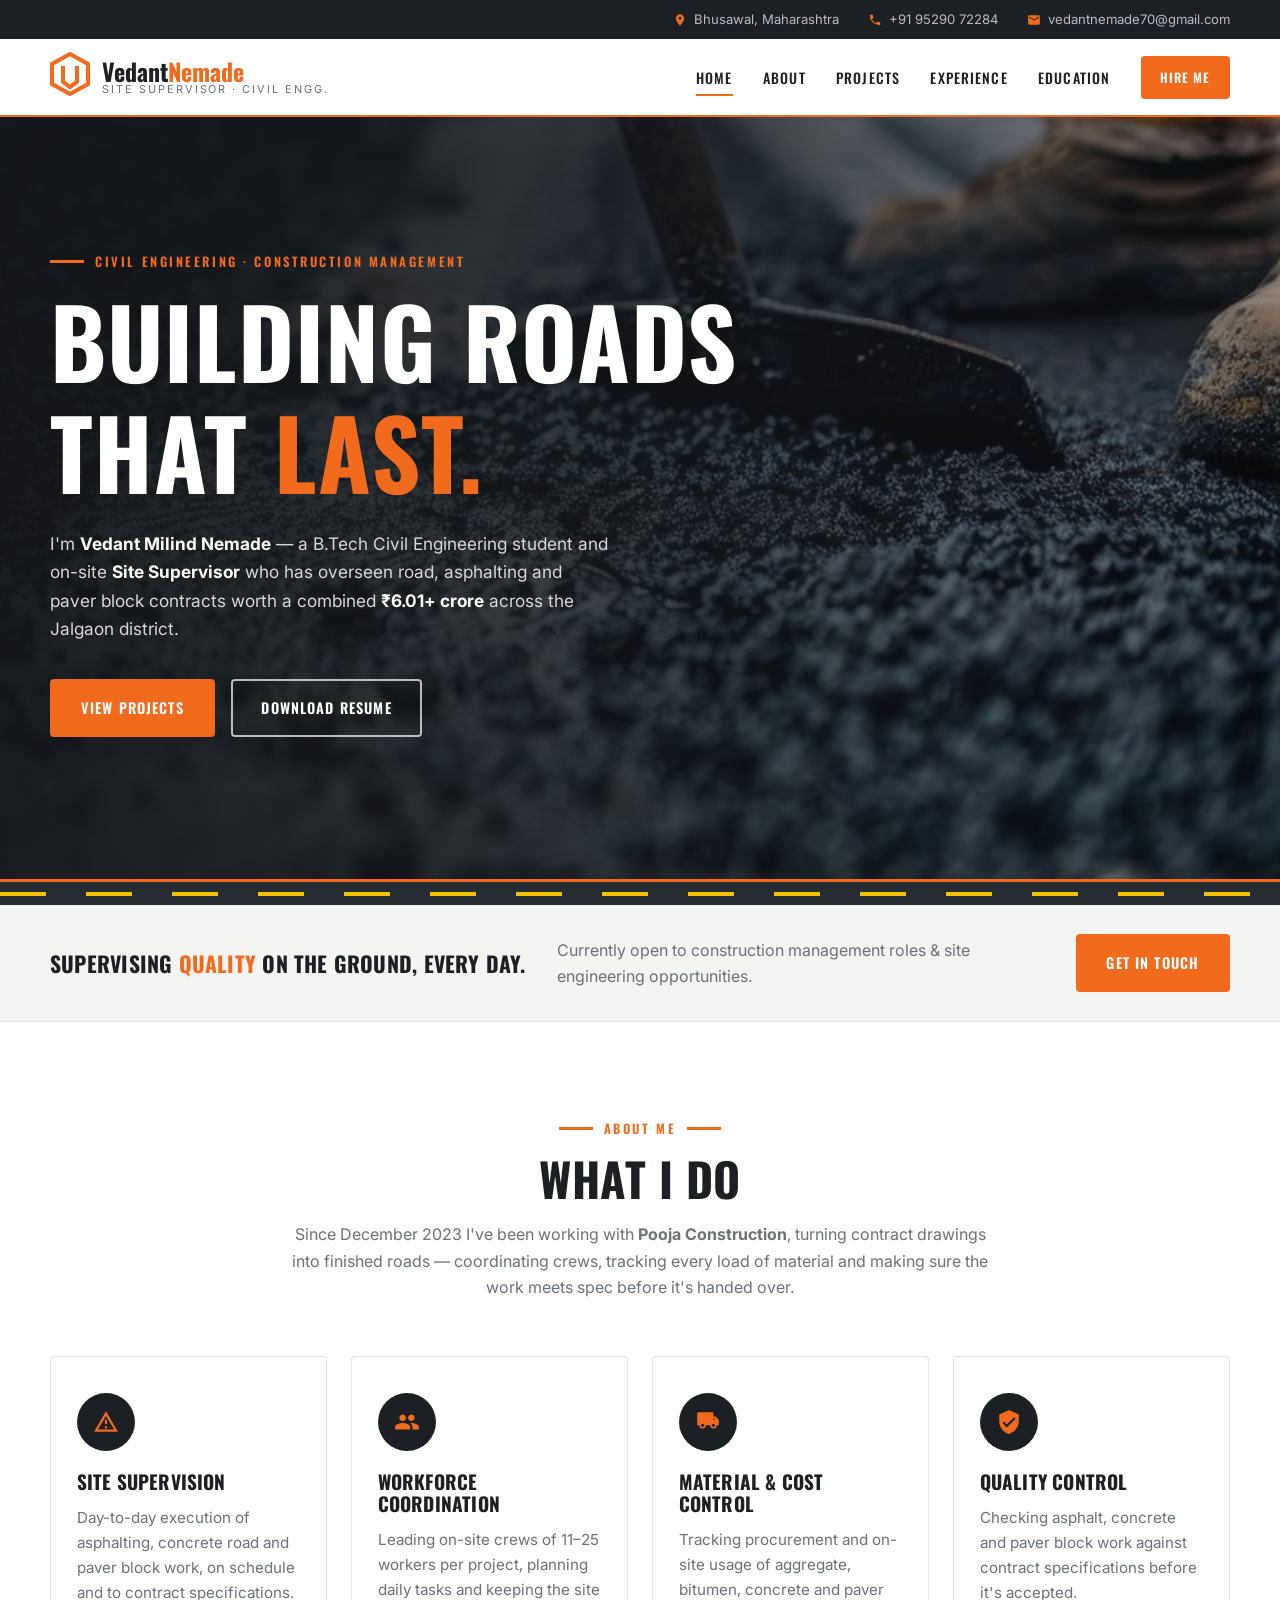
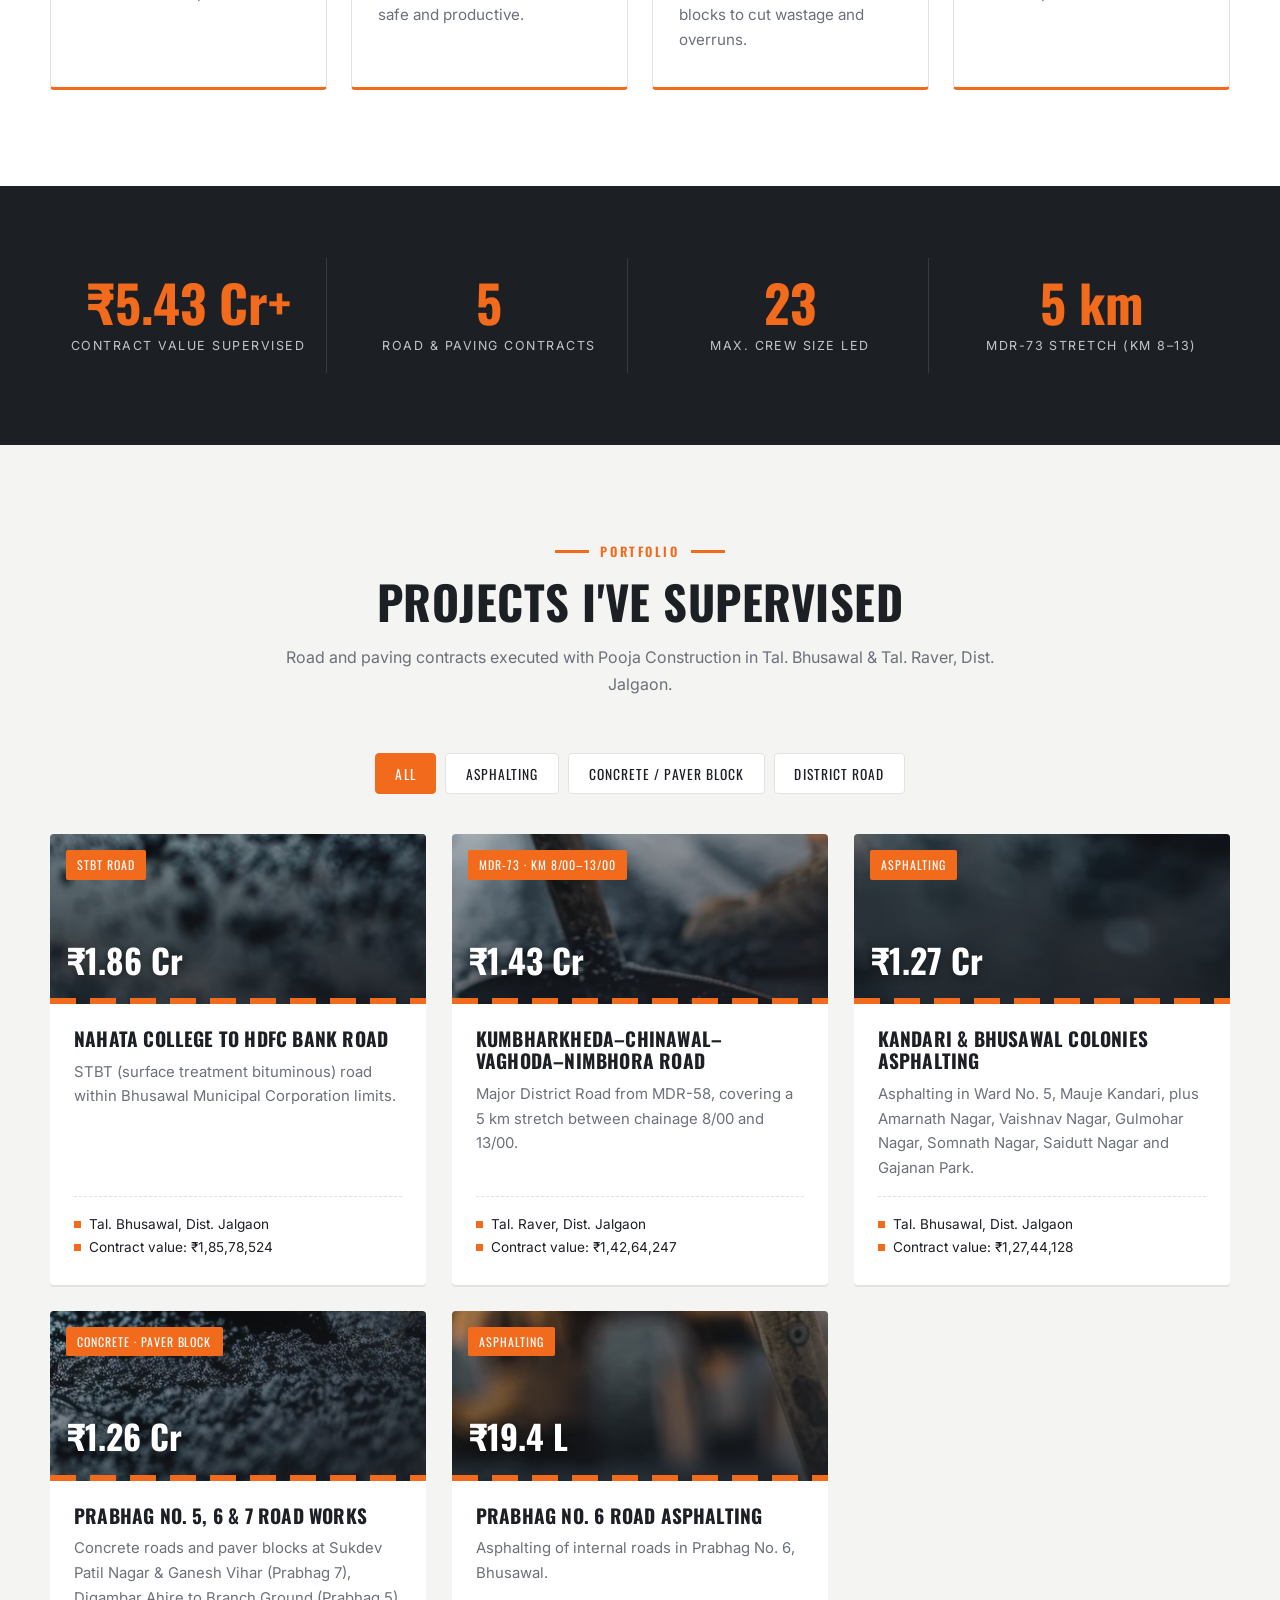
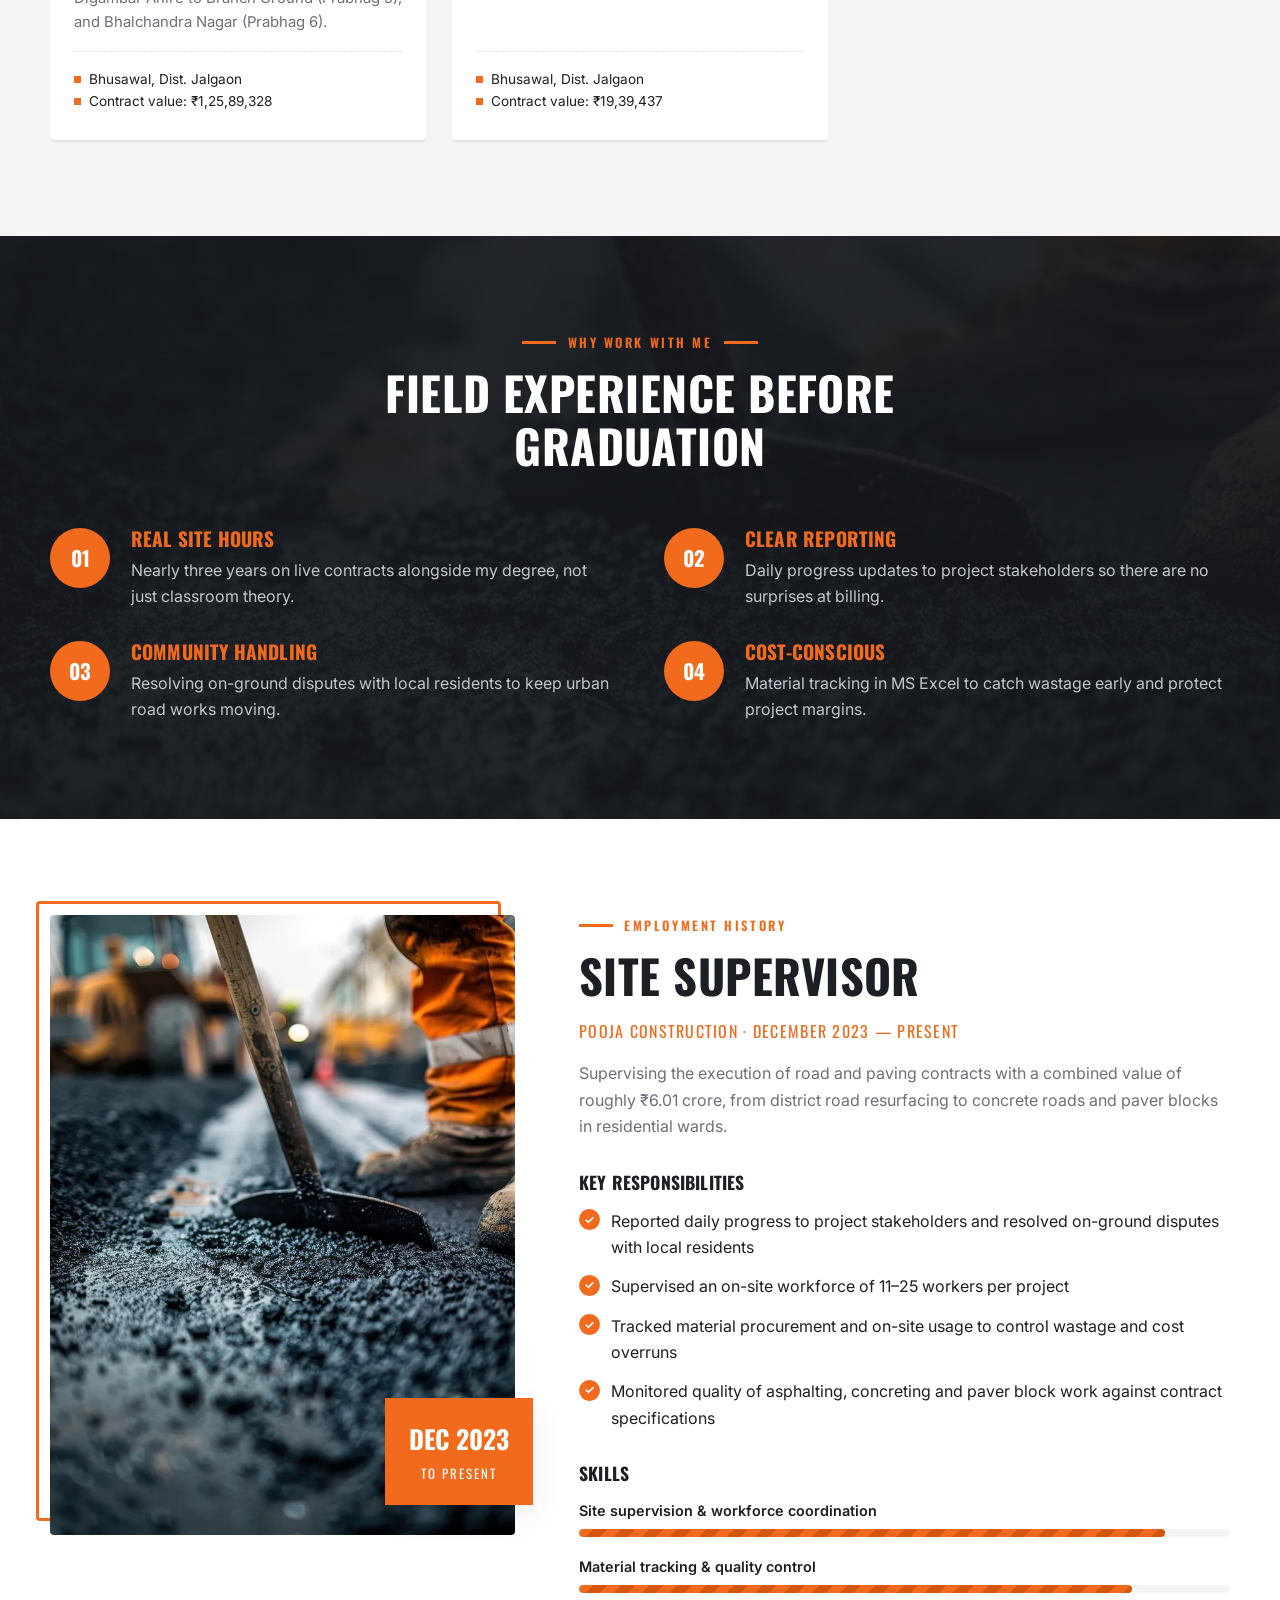
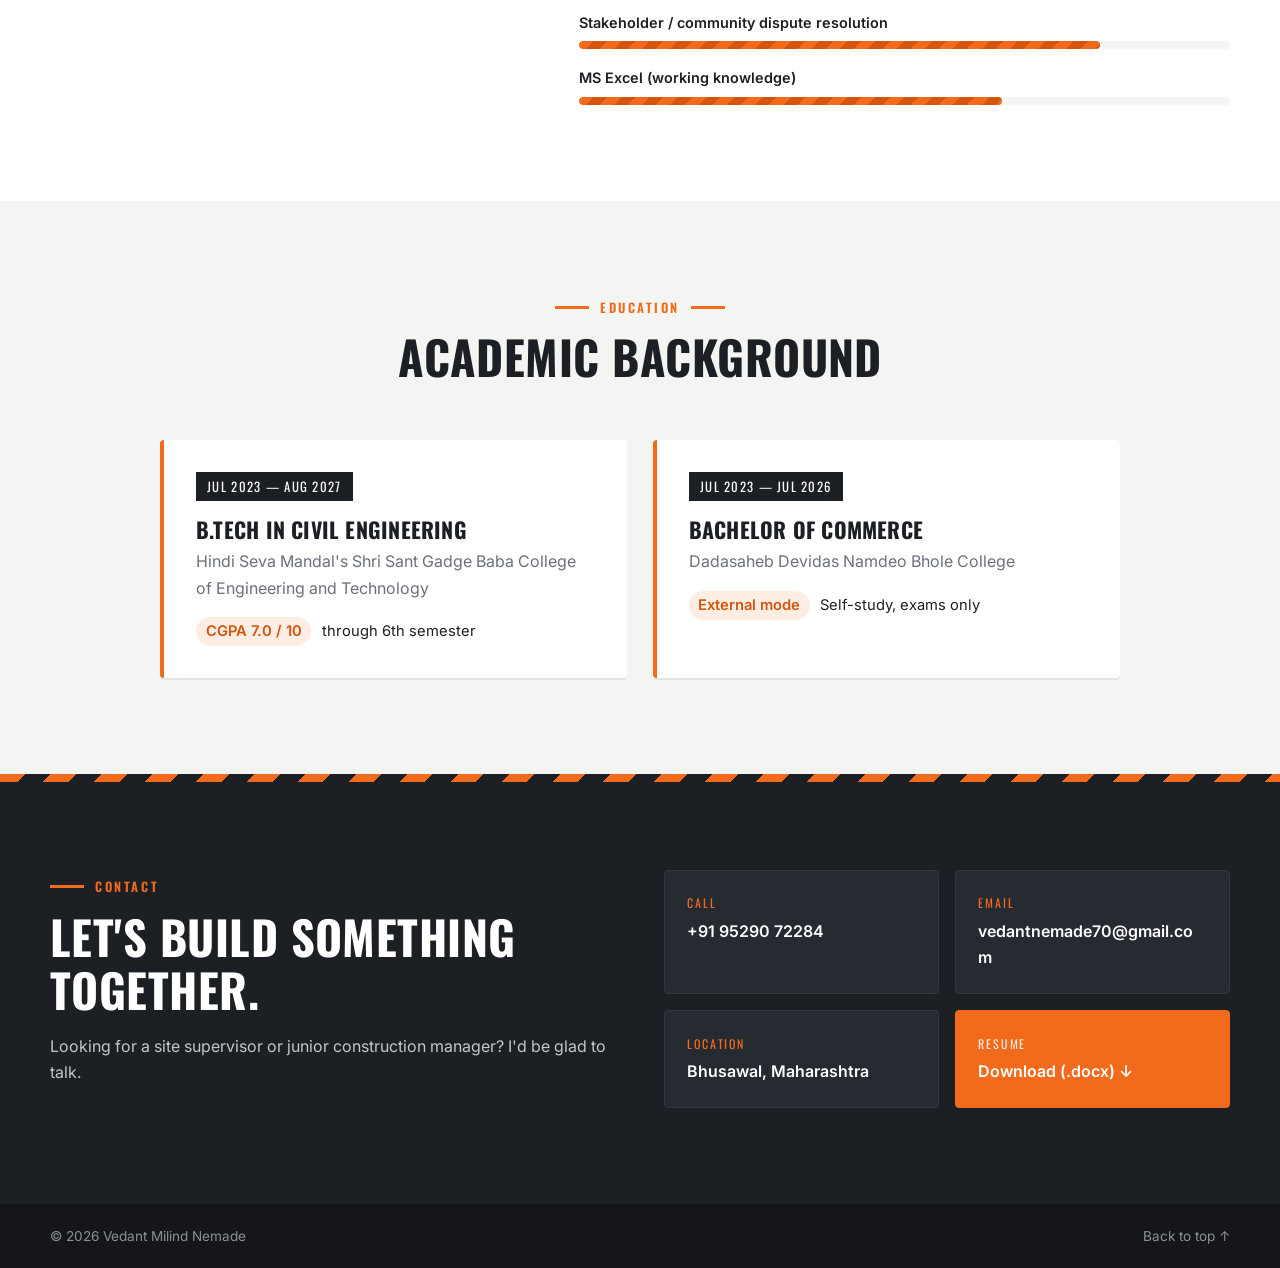
<file: index.html>
<!DOCTYPE html>
<html lang="en">
<head>
  <meta charset="UTF-8" />
  <meta name="viewport" content="width=device-width, initial-scale=1.0" />
  <title>Vedant Nemade | Site Supervisor</title>
  <meta name="description" content="Vedant Milind Nemade — Civil Engineering student and road construction site supervisor with ₹6.01+ crore of road and paving contracts supervised in Bhusawal, Maharashtra." />
  <link rel="preconnect" href="https://fonts.googleapis.com" />
  <link rel="preconnect" href="https://fonts.gstatic.com" crossorigin />
  <link href="https://fonts.googleapis.com/css2?family=Oswald:wght@500;600;700&family=Inter:wght@400;500;600&display=swap" rel="stylesheet" />
  <link rel="stylesheet" href="style.css" />
</head>
<body>

  <!-- ============ TOP BAR ============ -->
  <div class="topbar">
    <div class="container topbar__inner">
      <span class="topbar__item">
        <svg viewBox="0 0 24 24" width="24" height="24" aria-hidden="true"><path d="M12 2C8.1 2 5 5.1 5 9c0 5.2 7 13 7 13s7-7.8 7-13c0-3.9-3.1-7-7-7zm0 9.5A2.5 2.5 0 1 1 12 6.5a2.5 2.5 0 0 1 0 5z"/></svg>
        Bhusawal, Maharashtra
      </span>
      <a class="topbar__item" href="tel:+919529072284">
        <svg viewBox="0 0 24 24" width="24" height="24" aria-hidden="true"><path d="M6.6 10.8a15.1 15.1 0 0 0 6.6 6.6l2.2-2.2c.3-.3.7-.4 1-.2 1.1.4 2.3.6 3.6.6.6 0 1 .4 1 1V20c0 .6-.4 1-1 1A17 17 0 0 1 3 4c0-.6.4-1 1-1h3.5c.6 0 1 .4 1 1 0 1.3.2 2.5.6 3.6.1.3 0 .7-.2 1l-2.3 2.2z"/></svg>
        +91 95290 72284
      </a>
      <a class="topbar__item" href="mailto:vedantnemade70@gmail.com">
        <svg viewBox="0 0 24 24" width="24" height="24" aria-hidden="true"><path d="M20 4H4a2 2 0 0 0-2 2v12a2 2 0 0 0 2 2h16a2 2 0 0 0 2-2V6a2 2 0 0 0-2-2zm0 4-8 5-8-5V6l8 5 8-5v2z"/></svg>
        vedantnemade70@gmail.com
      </a>
    </div>
  </div>

  <!-- ============ NAV ============ -->
  <header class="nav" id="nav">
    <div class="container nav__inner">
      <a href="#home" class="logo" aria-label="Vedant Nemade — home">
        <span class="logo__mark" aria-hidden="true">
          <svg viewBox="0 0 40 44" width="40" height="44"><path d="M20 2 38 12v20L20 42 2 32V12z" fill="none" stroke="currentColor" stroke-width="4"/><path d="M13 14v16l7 5 7-5V14" fill="none" stroke="currentColor" stroke-width="4"/></svg>
        </span>
        <span class="logo__text">
          <strong>Vedant<span>Nemade</span></strong>
          <small>Site Supervisor · Civil Engg.</small>
        </span>
      </a>

      <button class="nav__toggle" id="navToggle" aria-label="Open menu" aria-expanded="false">
        <span></span><span></span><span></span>
      </button>

      <nav class="nav__links" id="navLinks">
        <a href="#home">Home</a>
        <a href="#about">About</a>
        <a href="#projects">Projects</a>
        <a href="#experience">Experience</a>
        <a href="#education">Education</a>
        <a href="#contact" class="btn btn--sm">Hire Me</a>
      </nav>
    </div>
  </header>

  <!-- ============ HERO ============ -->
  <section class="hero" id="home">
    <div class="hero__bg" aria-hidden="true"></div>
    <div class="container hero__inner">
      <p class="eyebrow">Civil Engineering · Construction Management</p>
      <h1 class="hero__title">
        Building roads<br />that <span>last.</span>
      </h1>
      <p class="hero__lead">
        I'm <strong>Vedant Milind Nemade</strong> — a B.Tech Civil Engineering student and
        on-site <strong>Site Supervisor</strong> who has overseen road, asphalting and paver block
        contracts worth a combined <strong>₹6.01+ crore</strong> across the Jalgaon district.
      </p>
      <div class="hero__cta">
        <a href="#projects" class="btn">View Projects</a>
        <a href="assets/Vedant_Nemade_Resume.docx" class="btn btn--ghost" download>Download Resume</a>
      </div>
    </div>
    <div class="road-line" aria-hidden="true"></div>
  </section>

  <!-- ============ INTRO STRIP ============ -->
  <section class="strip">
    <div class="container strip__inner">
      <h2>Supervising <span>quality</span> on the ground, every day.</h2>
      <p>Currently open to construction management roles &amp; site engineering opportunities.</p>
      <a href="#contact" class="btn">Get In Touch</a>
    </div>
  </section>

  <!-- ============ ABOUT / WHAT I DO ============ -->
  <section class="section" id="about">
    <div class="container">
      <div class="section__head">
        <p class="eyebrow eyebrow--dark">About Me</p>
        <h2 class="section__title">What I Do</h2>
        <p class="section__sub">
          Since December 2023 I've been working with <strong>Pooja Construction</strong>, turning contract
          drawings into finished roads — coordinating crews, tracking every load of material and making sure the
          work meets spec before it's handed over.
        </p>
      </div>

      <div class="services">
        <article class="service reveal">
          <div class="service__icon">
            <svg viewBox="0 0 24 24" width="24" height="24" aria-hidden="true"><path d="M12 2 1 21h22L12 2zm0 4.5L19.5 19h-15L12 6.5zM11 10v4h2v-4h-2zm0 6v2h2v-2h-2z"/></svg>
          </div>
          <h3>Site Supervision</h3>
          <p>Day-to-day execution of asphalting, concrete road and paver block work, on schedule and to contract specifications.</p>
        </article>
        <article class="service reveal">
          <div class="service__icon">
            <svg viewBox="0 0 24 24" width="24" height="24" aria-hidden="true"><path d="M16 11c1.7 0 3-1.3 3-3s-1.3-3-3-3-3 1.3-3 3 1.3 3 3 3zm-8 0c1.7 0 3-1.3 3-3S9.7 5 8 5 5 6.3 5 8s1.3 3 3 3zm0 2c-2.3 0-7 1.2-7 3.5V19h14v-2.5C15 14.2 10.3 13 8 13zm8 0h-1c1.2.8 2 2 2 3.5V19h6v-2.5c0-2.3-4.7-3.5-7-3.5z"/></svg>
          </div>
          <h3>Workforce Coordination</h3>
          <p>Leading on-site crews of 11–25 workers per project, planning daily tasks and keeping the site safe and productive.</p>
        </article>
        <article class="service reveal">
          <div class="service__icon">
            <svg viewBox="0 0 24 24" width="24" height="24" aria-hidden="true"><path d="M20 7h-3V4a1 1 0 0 0-1-1H3a1 1 0 0 0-1 1v11h2a3 3 0 0 0 6 0h4a3 3 0 0 0 6 0h2v-5l-3-3zM7 16.5A1.5 1.5 0 1 1 7 13.5a1.5 1.5 0 0 1 0 3zm10 0a1.5 1.5 0 1 1 0-3 1.5 1.5 0 0 1 0 3zM17 10V8.5l1.9 1.5H17z"/></svg>
          </div>
          <h3>Material &amp; Cost Control</h3>
          <p>Tracking procurement and on-site usage of aggregate, bitumen, concrete and paver blocks to cut wastage and overruns.</p>
        </article>
        <article class="service reveal">
          <div class="service__icon">
            <svg viewBox="0 0 24 24" width="24" height="24" aria-hidden="true"><path d="M12 1 3 5v6c0 5.6 3.8 10.7 9 12 5.2-1.3 9-6.4 9-12V5l-9-4zm-2 16-4-4 1.4-1.4L10 14.2l6.6-6.6L18 9l-8 8z"/></svg>
          </div>
          <h3>Quality Control</h3>
          <p>Checking asphalt, concrete and paver block work against contract specifications before it's accepted.</p>
        </article>
      </div>
    </div>
  </section>

  <!-- ============ STATS ============ -->
  <section class="stats">
    <div class="stats__bg" aria-hidden="true"></div>
    <div class="container stats__grid">
      <div class="stat">
        <span class="stat__num">₹<b data-count="6.01" data-decimals="2">0</b> Cr+</span>
        <span class="stat__label">Contract value supervised</span>
      </div>
      <div class="stat">
        <span class="stat__num"><b data-count="5">0</b></span>
        <span class="stat__label">Road &amp; paving contracts</span>
      </div>
      <div class="stat">
        <span class="stat__num"><b data-count="25">0</b></span>
        <span class="stat__label">Max. crew size led</span>
      </div>
      <div class="stat">
        <span class="stat__num"><b data-count="5">0</b> km</span>
        <span class="stat__label">MDR-73 stretch (km 8–13)</span>
      </div>
    </div>
  </section>

  <!-- ============ PROJECTS ============ -->
  <section class="section section--alt" id="projects">
    <div class="container">
      <div class="section__head">
        <p class="eyebrow eyebrow--dark">Portfolio</p>
        <h2 class="section__title">Projects I've Supervised</h2>
        <p class="section__sub">Road and paving contracts executed with Pooja Construction in Tal. Bhusawal &amp; Tal. Raver, Dist. Jalgaon.</p>
      </div>

      <div class="filters" role="tablist" aria-label="Filter projects">
        <button class="filter is-active" data-filter="all">All</button>
        <button class="filter" data-filter="asphalt">Asphalting</button>
        <button class="filter" data-filter="concrete">Concrete / Paver Block</button>
        <button class="filter" data-filter="highway">District Road</button>
      </div>

      <div class="projects" id="projectGrid">

        <article class="project reveal" data-type="asphalt">
          <div class="project__top project__top--1">
            <span class="tag">STBT Road</span>
            <span class="project__value">₹1.86 Cr</span>
          </div>
          <div class="project__body">
            <h3>Nahata College to HDFC Bank Road</h3>
            <p>STBT (surface treatment bituminous) road within Bhusawal Municipal Corporation limits.</p>
            <ul class="meta">
              <li>Tal. Bhusawal, Dist. Jalgaon</li>
              <li>Contract value: ₹1,85,78,524</li>
            </ul>
          </div>
        </article>

        <article class="project reveal" data-type="highway">
          <div class="project__top project__top--2">
            <span class="tag">MDR-73 · km 8/00–13/00</span>
            <span class="project__value">₹1.43 Cr</span>
          </div>
          <div class="project__body">
            <h3>Kumbharkheda–Chinawal–Vaghoda–Nimbhora Road</h3>
            <p>Major District Road from MDR-58, covering a 5 km stretch between chainage 8/00 and 13/00.</p>
            <ul class="meta">
              <li>Tal. Raver, Dist. Jalgaon</li>
              <li>Contract value: ₹1,42,64,247</li>
            </ul>
          </div>
        </article>

        <article class="project reveal" data-type="asphalt">
          <div class="project__top project__top--3">
            <span class="tag">Asphalting</span>
            <span class="project__value">₹1.27 Cr</span>
          </div>
          <div class="project__body">
            <h3>Kandari &amp; Bhusawal Colonies Asphalting</h3>
            <p>Asphalting in Ward No. 5, Mauje Kandari, plus Amarnath Nagar, Vaishnav Nagar, Gulmohar Nagar, Somnath Nagar, Saidutt Nagar and Gajanan Park.</p>
            <ul class="meta">
              <li>Tal. Bhusawal, Dist. Jalgaon</li>
              <li>Contract value: ₹1,27,44,128</li>
            </ul>
          </div>
        </article>

        <article class="project reveal" data-type="concrete">
          <div class="project__top project__top--4">
            <span class="tag">Concrete · Paver Block</span>
            <span class="project__value">₹1.26 Cr</span>
          </div>
          <div class="project__body">
            <h3>Prabhag No. 5, 6 &amp; 7 Road Works</h3>
            <p>Concrete roads and paver blocks at Sukdev Patil Nagar &amp; Ganesh Vihar (Prabhag 7), Digambar Ahire to Branch Ground (Prabhag 5), and Bhalchandra Nagar (Prabhag 6).</p>
            <ul class="meta">
              <li>Bhusawal, Dist. Jalgaon</li>
              <li>Contract value: ₹1,25,89,328</li>
            </ul>
          </div>
        </article>

        <article class="project reveal" data-type="asphalt">
          <div class="project__top project__top--5">
            <span class="tag">Asphalting</span>
            <span class="project__value">₹19.4 L</span>
          </div>
          <div class="project__body">
            <h3>Prabhag No. 6 Road Asphalting</h3>
            <p>Asphalting of internal roads in Prabhag No. 6, Bhusawal.</p>
            <ul class="meta">
              <li>Bhusawal, Dist. Jalgaon</li>
              <li>Contract value: ₹19,39,437</li>
            </ul>
          </div>
        </article>

      </div>
    </div>
  </section>

  <!-- ============ WHY ME ============ -->
  <section class="why">
    <div class="why__bg" aria-hidden="true"></div>
    <div class="container">
      <div class="section__head section__head--light">
        <p class="eyebrow">Why Work With Me</p>
        <h2 class="section__title">Field experience before graduation</h2>
      </div>
      <div class="why__grid">
        <div class="why__item reveal">
          <div class="why__icon">01</div>
          <div>
            <h3>Real site hours</h3>
            <p>Nearly three years on live contracts alongside my degree, not just classroom theory.</p>
          </div>
        </div>
        <div class="why__item reveal">
          <div class="why__icon">02</div>
          <div>
            <h3>Clear reporting</h3>
            <p>Daily progress updates to project stakeholders so there are no surprises at billing.</p>
          </div>
        </div>
        <div class="why__item reveal">
          <div class="why__icon">03</div>
          <div>
            <h3>Community handling</h3>
            <p>Resolving on-ground disputes with local residents to keep urban road works moving.</p>
          </div>
        </div>
        <div class="why__item reveal">
          <div class="why__icon">04</div>
          <div>
            <h3>Cost-conscious</h3>
            <p>Material tracking in MS Excel to catch wastage early and protect project margins.</p>
          </div>
        </div>
      </div>
    </div>
  </section>

  <!-- ============ EXPERIENCE ============ -->
  <section class="section" id="experience">
    <div class="container exp">
      <div class="exp__media reveal">
        <img src="assets/hero-asphalt.jpg" alt="Worker spreading fresh asphalt with a rake on a road site" loading="lazy" />
        <div class="exp__badge">
          <b>Dec 2023</b>
          <span>to present</span>
        </div>
      </div>
      <div class="exp__content">
        <p class="eyebrow eyebrow--dark">Employment History</p>
        <h2 class="section__title">Site Supervisor</h2>
        <p class="exp__company">Pooja Construction · December 2023 — Present</p>
        <p>
          Supervising the execution of road and paving contracts with a combined value of roughly ₹6.01 crore,
          from district road resurfacing to concrete roads and paver blocks in residential wards.
        </p>
        <h3 class="exp__subhead">Key Responsibilities</h3>
        <ul class="checklist">
          <li>Reported daily progress to project stakeholders and resolved on-ground disputes with local residents</li>
          <li>Supervised an on-site workforce of 11–25 workers per project</li>
          <li>Tracked material procurement and on-site usage to control wastage and cost overruns</li>
          <li>Monitored quality of asphalting, concreting and paver block work against contract specifications</li>
        </ul>

        <h3 class="exp__subhead">Skills</h3>
        <div class="skills">
          <div class="skill"><span>Site supervision &amp; workforce coordination</span><i style="--w:90%"></i></div>
          <div class="skill"><span>Material tracking &amp; quality control</span><i style="--w:85%"></i></div>
          <div class="skill"><span>Stakeholder / community dispute resolution</span><i style="--w:80%"></i></div>
          <div class="skill"><span>MS Excel (working knowledge)</span><i style="--w:65%"></i></div>
        </div>
      </div>
    </div>
  </section>

  <!-- ============ EDUCATION ============ -->
  <section class="section section--alt" id="education">
    <div class="container">
      <div class="section__head">
        <p class="eyebrow eyebrow--dark">Education</p>
        <h2 class="section__title">Academic Background</h2>
      </div>
      <div class="timeline">
        <div class="tl reveal">
          <span class="tl__date">Jul 2023 — Aug 2027</span>
          <h3>B.Tech in Civil Engineering</h3>
          <p class="tl__school">Hindi Seva Mandal's Shri Sant Gadge Baba College of Engineering and Technology</p>
          <p><span class="pill">CGPA 7.0 / 10</span> through 6th semester</p>
        </div>
        <div class="tl reveal">
          <span class="tl__date">Jul 2023 — Jul 2026</span>
          <h3>Bachelor of Commerce</h3>
          <p class="tl__school">Dadasaheb Devidas Namdeo Bhole College</p>
          <p><span class="pill">External mode</span> Self-study, exams only</p>
        </div>
      </div>
    </div>
  </section>

  <!-- ============ CONTACT ============ -->
  <section class="contact" id="contact">
    <div class="container contact__inner">
      <div>
        <p class="eyebrow">Contact</p>
        <h2 class="section__title">Let's build something together.</h2>
        <p class="contact__lead">Looking for a site supervisor or junior construction manager? I'd be glad to talk.</p>
      </div>
      <div class="contact__cards">
        <a class="ccard" href="tel:+919529072284">
          <span class="ccard__label">Call</span>
          <span class="ccard__value">+91 95290 72284</span>
        </a>
        <a class="ccard" href="mailto:vedantnemade70@gmail.com">
          <span class="ccard__label">Email</span>
          <span class="ccard__value">vedantnemade70@gmail.com</span>
        </a>
        <div class="ccard">
          <span class="ccard__label">Location</span>
          <span class="ccard__value">Bhusawal, Maharashtra</span>
        </div>
        <a class="ccard ccard--accent" href="assets/Vedant_Nemade_Resume.docx" download>
          <span class="ccard__label">Resume</span>
          <span class="ccard__value">Download (.docx) ↓</span>
        </a>
      </div>
    </div>
  </section>

  <footer class="footer">
    <div class="container footer__inner">
      <span>© <span id="year"></span> Vedant Milind Nemade</span>
      <a href="#home">Back to top ↑</a>
    </div>
  </footer>

  <script src="script.js"></script>
</body>
</html>
</file>
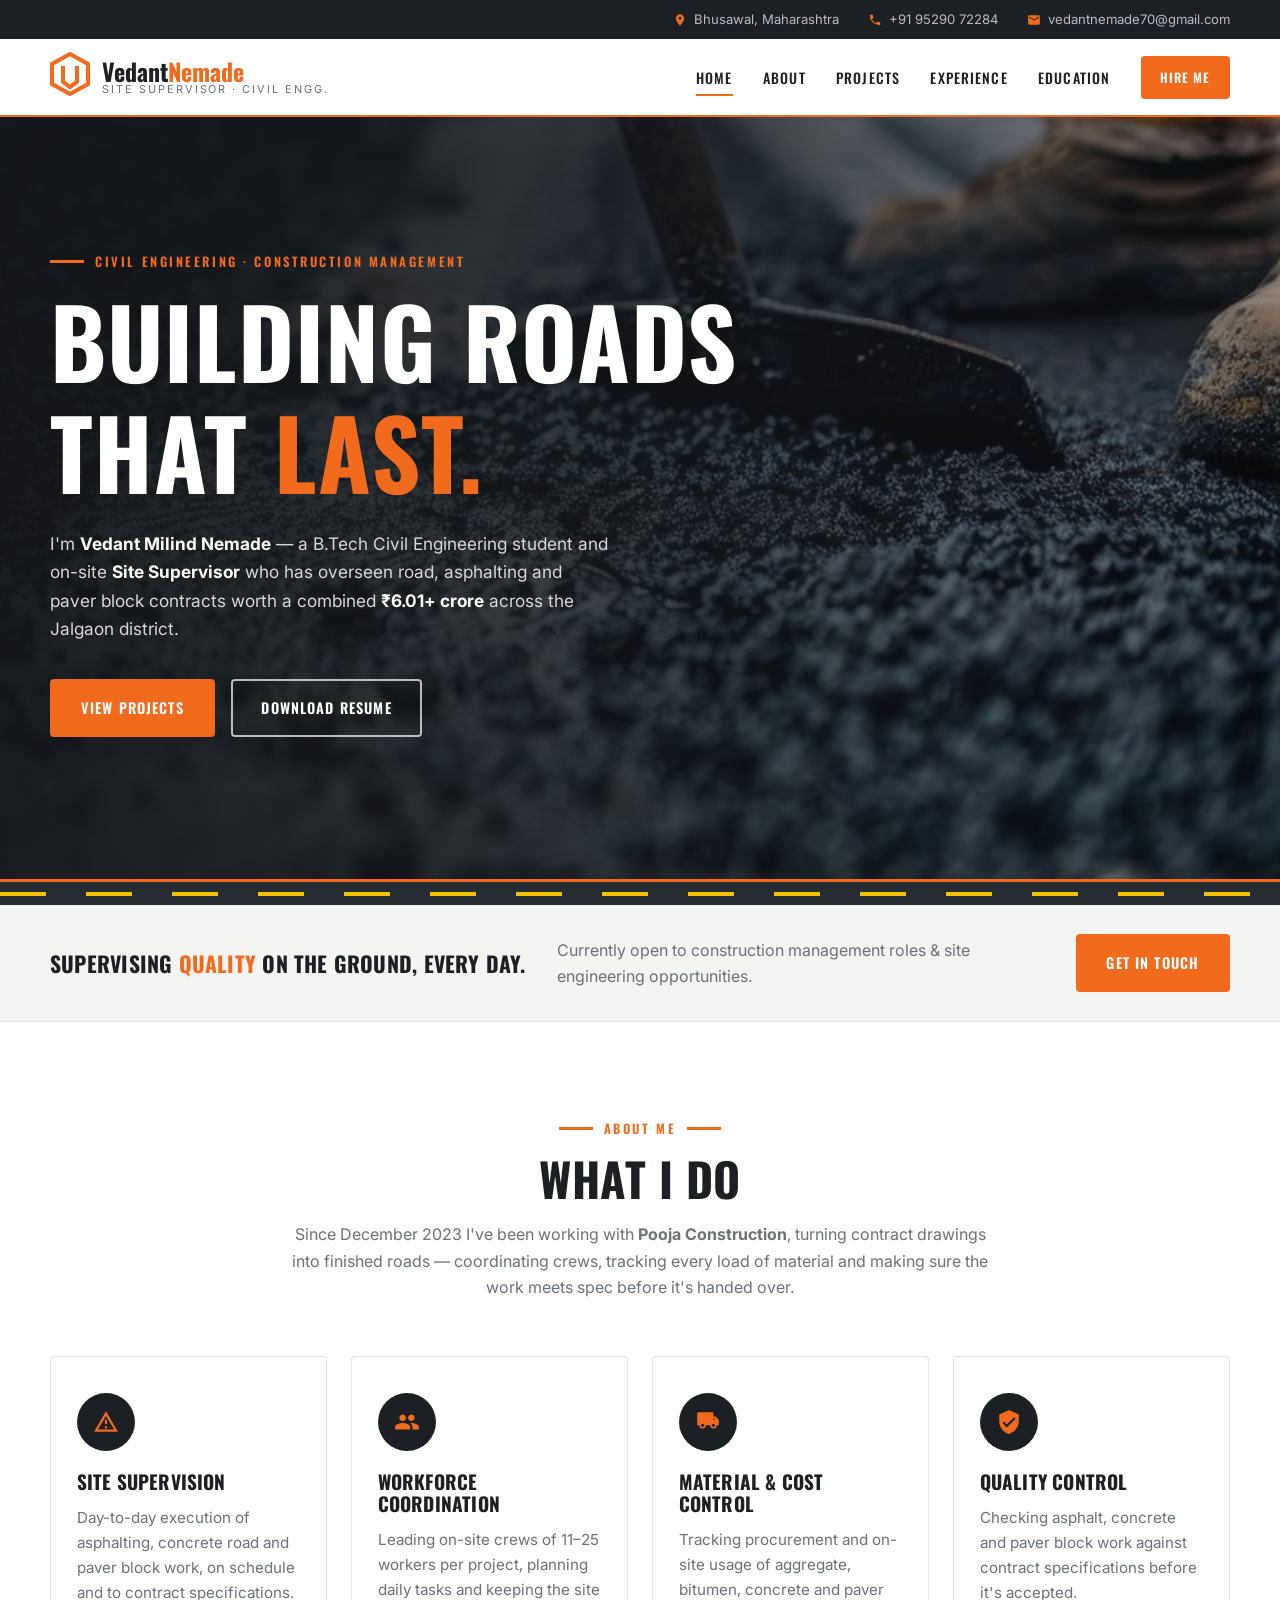
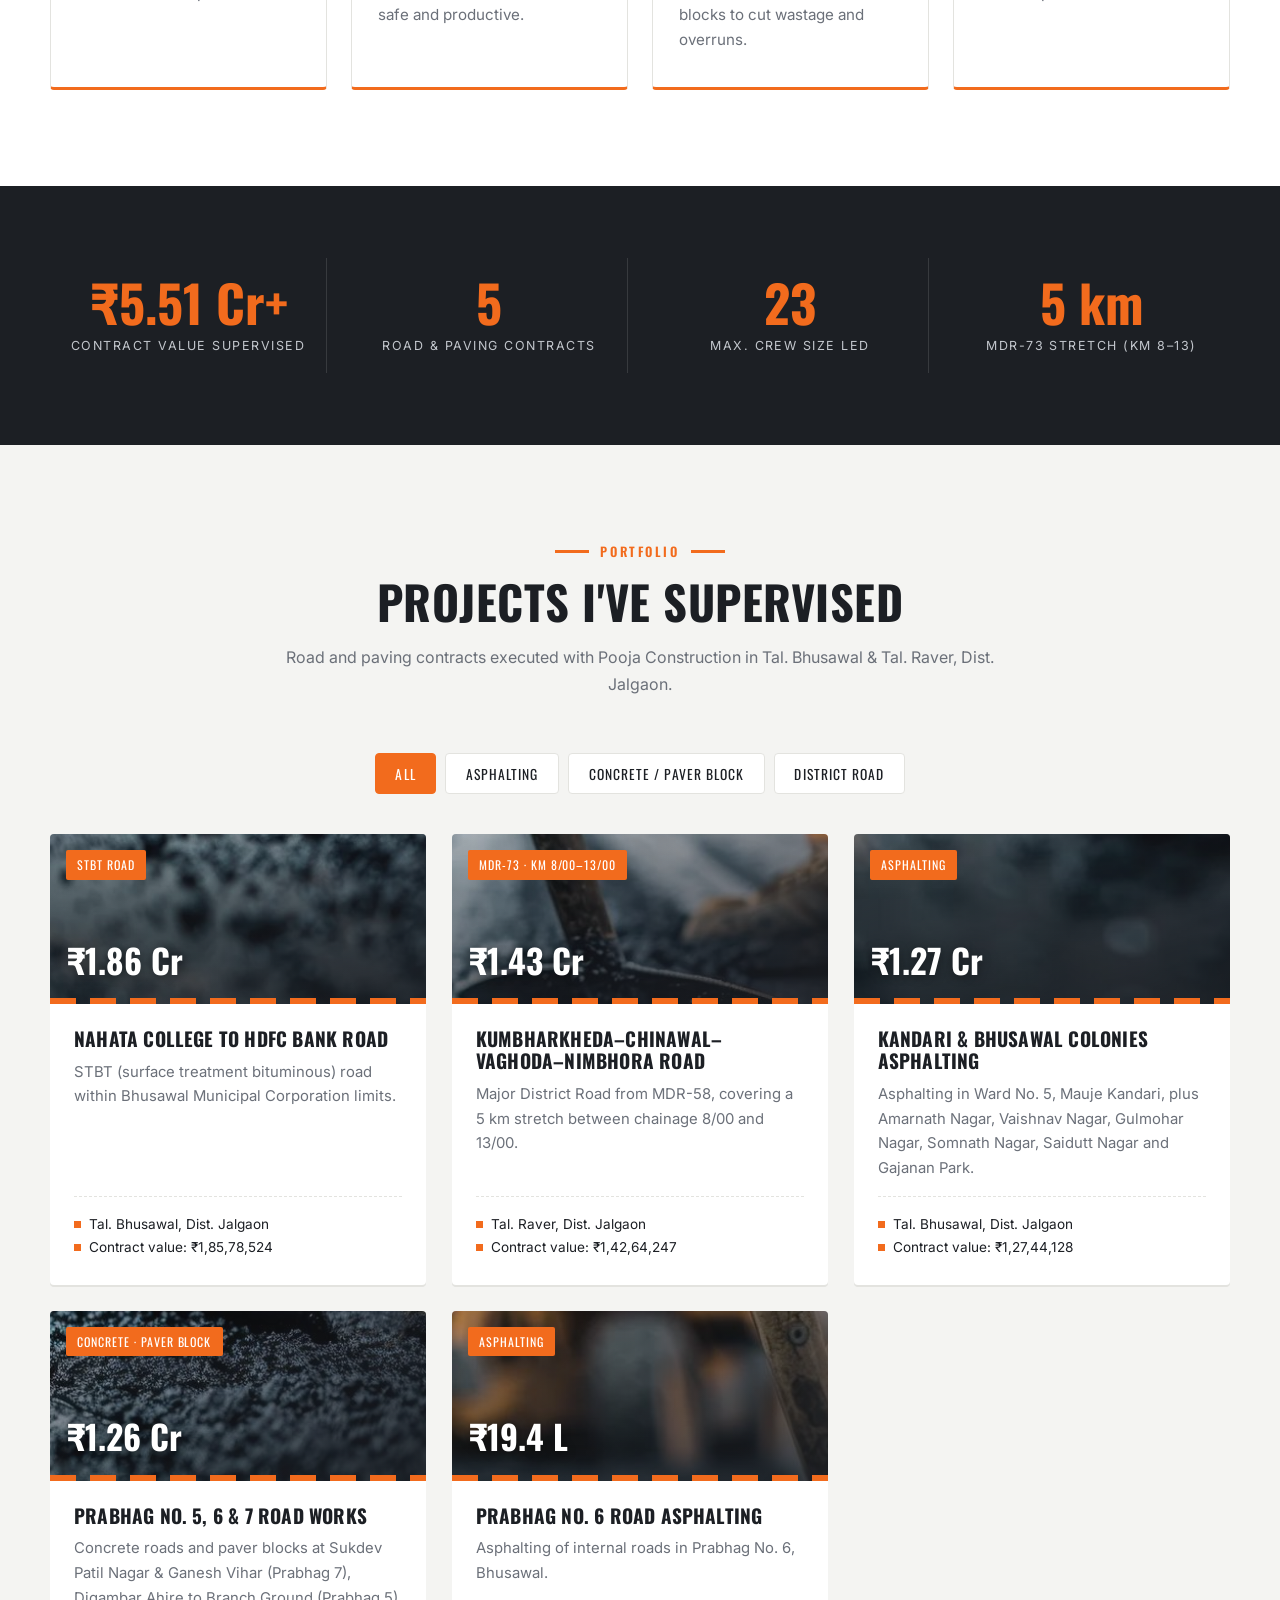
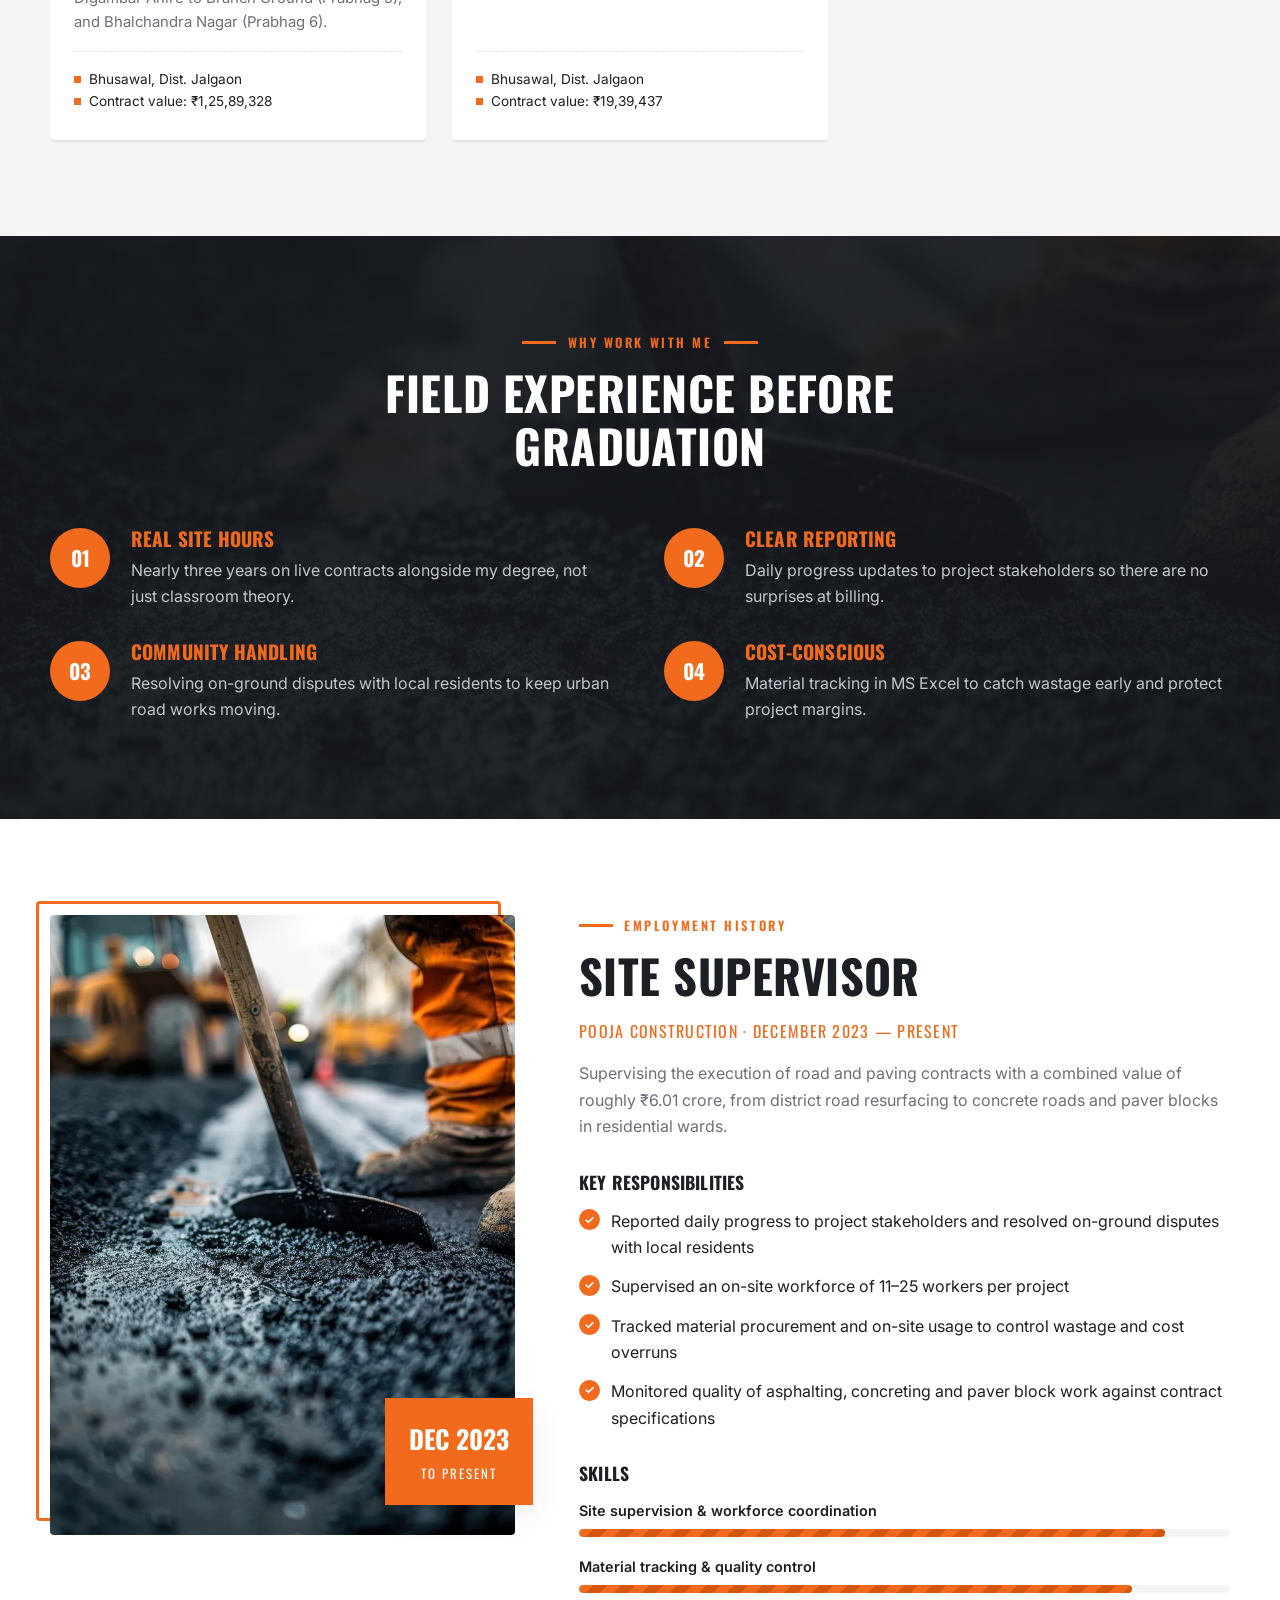
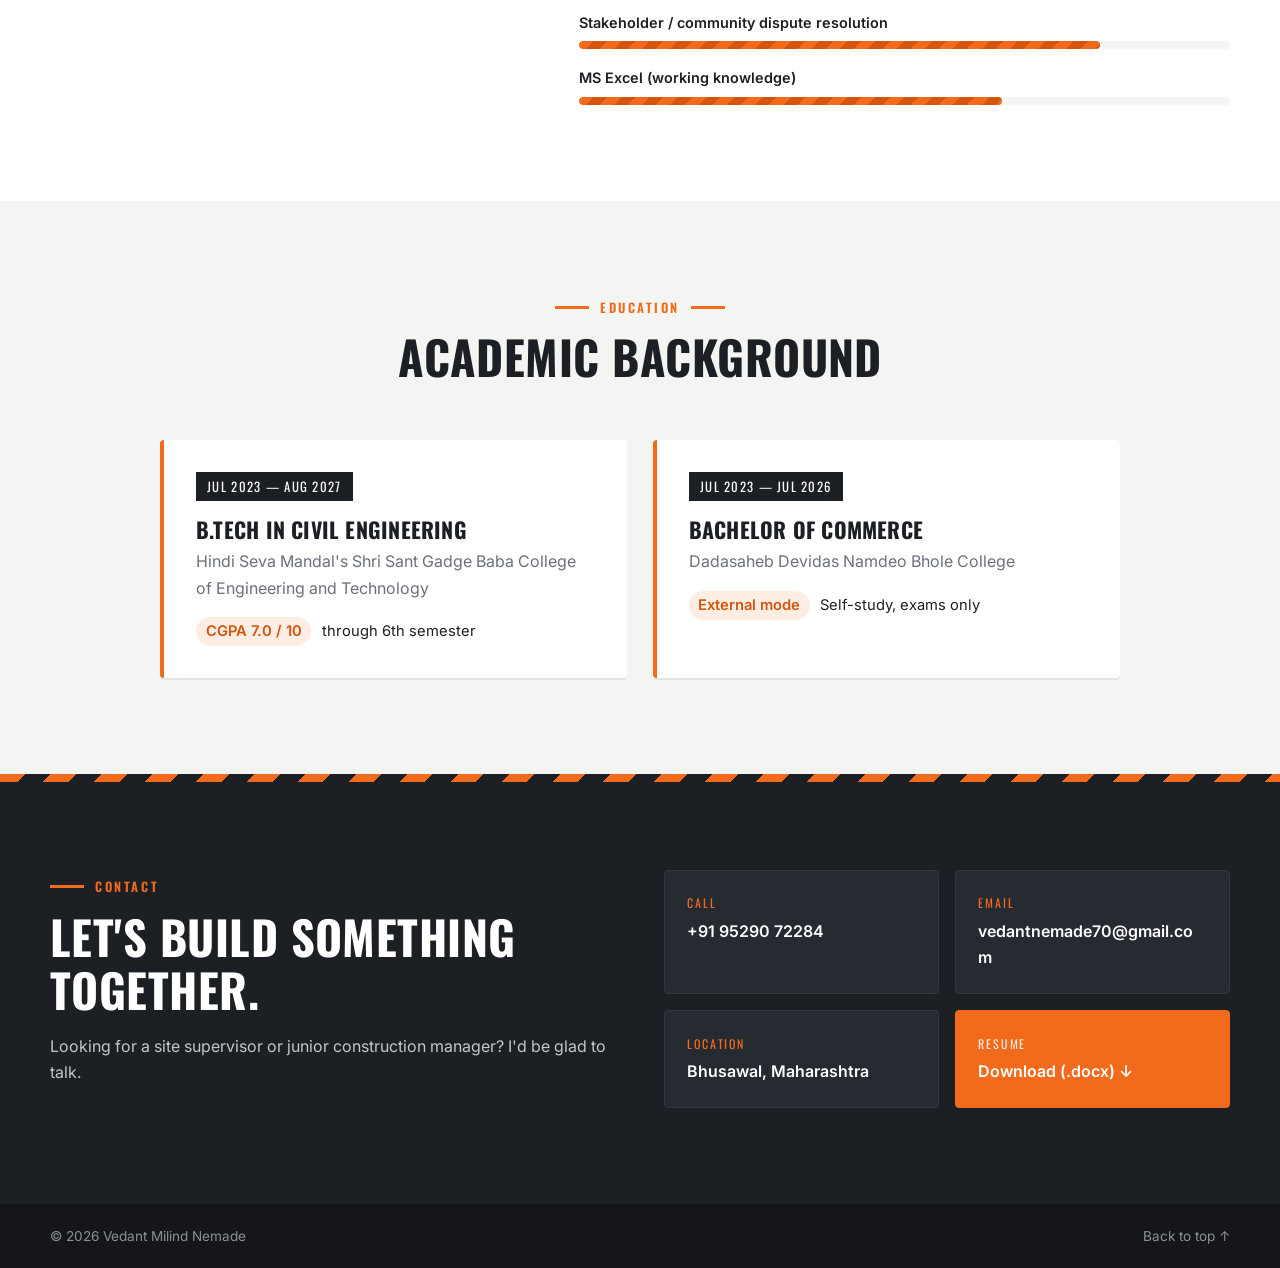
<file: portfolio.html>
<!DOCTYPE html>
<html lang="en">
<head>
  <meta charset="UTF-8" />
  <meta name="viewport" content="width=device-width, initial-scale=1.0" />
  <title>Vedant Nemade | Site Supervisor</title>
  <meta name="description" content="Vedant Milind Nemade — Civil Engineering student and road construction site supervisor with ₹6.01+ crore of road and paving contracts supervised in Bhusawal, Maharashtra." />
  <link rel="preconnect" href="https://fonts.googleapis.com" />
  <link rel="preconnect" href="https://fonts.gstatic.com" crossorigin />
  <link href="https://fonts.googleapis.com/css2?family=Oswald:wght@500;600;700&family=Inter:wght@400;500;600&display=swap" rel="stylesheet" />
  <style>
:root { --hero-img: url("[data-uri]"); }
/* ========== Tokens ========== */
:root {
  --orange: #f26b1d;
  --orange-dark: #d4550c;
  --asphalt: #1c1f24;
  --asphalt-2: #262a31;
  --asphalt-3: #33383f;
  --paper: #ffffff;
  --paper-2: #f4f4f2;
  --ink: #1c1f24;
  --muted: #6b7079;
  --line: #e3e3df;
  --radius: 4px;
  --shadow: 0 10px 30px rgba(0, 0, 0, .08);
  --head: "Oswald", "Arial Narrow", sans-serif;
  --body: "Inter", system-ui, -apple-system, "Segoe UI", sans-serif;
}

*, *::before, *::after { box-sizing: border-box; }
html { scroll-behavior: smooth; scroll-padding-top: 80px; }
body {
  margin: 0;
  font-family: var(--body);
  color: var(--ink);
  background: var(--paper);
  line-height: 1.65;
  -webkit-font-smoothing: antialiased;
  overflow-x: hidden;
}
img { max-width: 100%; display: block; }
a { color: inherit; text-decoration: none; }
h1, h2, h3 { font-family: var(--head); line-height: 1.15; margin: 0; letter-spacing: .01em; }
p { margin: 0 0 1rem; }

.container { width: min(1180px, 100% - 32px); margin-inline: auto; }

/* ========== Buttons ========== */
.btn {
  display: inline-block;
  background: var(--orange);
  color: #fff;
  font-family: var(--head);
  font-weight: 600;
  text-transform: uppercase;
  letter-spacing: .08em;
  font-size: .9rem;
  padding: .95rem 1.8rem;
  border: 2px solid var(--orange);
  border-radius: var(--radius);
  transition: background .2s, border-color .2s, transform .2s;
}
.btn:hover { background: var(--orange-dark); border-color: var(--orange-dark); transform: translateY(-2px); }
.btn--ghost { background: transparent; border-color: rgba(255,255,255,.7); }
.btn--ghost:hover { background: #fff; color: var(--ink); border-color: #fff; }
.btn--sm { padding: .55rem 1.1rem; font-size: .8rem; }

.eyebrow {
  font-family: var(--head);
  text-transform: uppercase;
  letter-spacing: .2em;
  font-size: .8rem;
  font-weight: 600;
  color: var(--orange);
  margin-bottom: .8rem;
  display: flex;
  align-items: center;
  gap: .7rem;
}
.eyebrow::before { content: ""; width: 34px; height: 3px; background: var(--orange); }

/* ========== Top bar ========== */
.topbar { background: var(--asphalt); color: #b9bdc4; font-size: .82rem; }
.topbar__inner { display: flex; gap: 1.8rem; justify-content: flex-end; padding: .55rem 0; flex-wrap: wrap; }
.topbar__item { display: inline-flex; align-items: center; gap: .45rem; }
.topbar__item svg { width: 14px; height: 14px; fill: var(--orange); }
a.topbar__item:hover { color: #fff; }

/* ========== Nav ========== */
.nav {
  position: sticky; top: 0; z-index: 50;
  background: #fff;
  box-shadow: 0 2px 0 var(--orange);
  transition: box-shadow .2s;
}
.nav.is-scrolled { box-shadow: 0 2px 0 var(--orange), 0 8px 24px rgba(0,0,0,.08); }
.nav__inner { display: flex; align-items: center; justify-content: space-between; height: 76px; }

.logo { display: flex; align-items: center; gap: .75rem; }
.logo__mark { width: 40px; color: var(--orange); }
.logo__text { display: flex; flex-direction: column; line-height: 1.1; }
.logo__text strong { font-family: var(--head); font-size: 1.5rem; color: var(--ink); font-weight: 700; }
.logo__text strong span { color: var(--orange); }
.logo__text small { font-size: .68rem; text-transform: uppercase; letter-spacing: .18em; color: var(--muted); }

.nav__links { display: flex; align-items: center; gap: 1.9rem; }
.nav__links a:not(.btn) {
  font-family: var(--head); text-transform: uppercase; letter-spacing: .08em;
  font-size: .88rem; font-weight: 500; color: var(--ink); position: relative; padding: .3rem 0;
}
.nav__links a:not(.btn)::after {
  content: ""; position: absolute; left: 0; bottom: -2px; width: 0; height: 2px; background: var(--orange); transition: width .25s;
}
.nav__links a:not(.btn):hover::after,
.nav__links a.is-current::after { width: 100%; }

.nav__toggle { display: none; background: none; border: 0; padding: .5rem; cursor: pointer; }
.nav__toggle span { display: block; width: 26px; height: 3px; background: var(--ink); margin: 5px 0; transition: transform .25s, opacity .25s; }
.nav__toggle[aria-expanded="true"] span:nth-child(1) { transform: translateY(8px) rotate(45deg); }
.nav__toggle[aria-expanded="true"] span:nth-child(2) { opacity: 0; }
.nav__toggle[aria-expanded="true"] span:nth-child(3) { transform: translateY(-8px) rotate(-45deg); }

/* ========== Hero ========== */
.hero {
  position: relative;
  min-height: calc(100vh - 110px);
  min-height: calc(100svh - 110px);
  display: flex; align-items: center;
  color: #fff;
  overflow: hidden;
  background: var(--asphalt);
}
.hero__bg {
  position: absolute; inset: 0;
  background:
    linear-gradient(100deg, rgba(20,22,26,.96) 0%, rgba(20,22,26,.82) 45%, rgba(20,22,26,.35) 100%),
    var(--hero-img) center 60% / cover no-repeat;
  transform: scale(1.05);
  animation: heroZoom 18s ease-out forwards;
}
@keyframes heroZoom { to { transform: scale(1); } }
.hero__inner { position: relative; padding: 5rem 0 7rem; max-width: 1180px; }
.hero__title {
  font-size: clamp(2.8rem, 8vw, 6rem);
  text-transform: uppercase;
  font-weight: 700;
  margin-bottom: 1.5rem;
}
.hero__title span { color: var(--orange); }
.hero__lead { max-width: 560px; font-size: 1.08rem; color: #d5d8dd; margin-bottom: 2.2rem; }
.hero__lead strong { color: #fff; }
.hero__cta { display: flex; gap: 1rem; flex-wrap: wrap; }

/* dashed road centre line */
.road-line {
  position: absolute; left: 0; right: 0; bottom: 0; height: 26px;
  background: var(--asphalt-2);
  border-top: 3px solid var(--orange);
}
.road-line::after {
  content: ""; position: absolute; left: 0; right: 0; top: 50%; height: 4px; margin-top: -2px;
  background: repeating-linear-gradient(90deg, #f2c200 0 46px, transparent 46px 86px);
  animation: roadMove 2.5s linear infinite;
}
@keyframes roadMove { to { background-position: -86px 0; } }

/* ========== Strip ========== */
.strip { background: var(--paper-2); border-bottom: 1px solid var(--line); }
.strip__inner { display: flex; align-items: center; gap: 2rem; padding: 1.8rem 0; flex-wrap: wrap; }
.strip h2 { font-size: 1.35rem; text-transform: uppercase; }
.strip h2 span { color: var(--orange); }
.strip p { margin: 0; color: var(--muted); flex: 1; min-width: 220px; }

/* ========== Sections ========== */
.section { padding: 6rem 0; }
.section--alt { background: var(--paper-2); }
.section__head { text-align: center; max-width: 720px; margin: 0 auto 3.5rem; }
.section__head .eyebrow { justify-content: center; }
.section__head .eyebrow::after { content: ""; width: 34px; height: 3px; background: var(--orange); }
.section__title { font-size: clamp(2rem, 4.5vw, 2.9rem); text-transform: uppercase; margin-bottom: 1rem; }
.section__sub { color: var(--muted); }
.section__head--light .section__title { color: #fff; }

/* ========== Services ========== */
.services { display: grid; grid-template-columns: repeat(4, 1fr); gap: 1.5rem; }
.service {
  background: #fff; border: 1px solid var(--line); border-bottom: 3px solid var(--orange);
  padding: 2.2rem 1.6rem; border-radius: var(--radius);
  transition: transform .25s, box-shadow .25s;
}
.service:hover { transform: translateY(-6px); box-shadow: var(--shadow); }
.service__icon {
  width: 58px; height: 58px; display: grid; place-items: center;
  background: var(--asphalt); border-radius: 50%; margin-bottom: 1.3rem;
}
.service__icon svg { width: 26px; height: 26px; fill: var(--orange); }
.service h3 { font-size: 1.2rem; text-transform: uppercase; margin-bottom: .7rem; }
.service p { color: var(--muted); font-size: .95rem; margin: 0; }

/* ========== Stats ========== */
.stats { position: relative; padding: 4.5rem 0; color: #fff; overflow: hidden; background: var(--asphalt); }
.stats__bg {
  position: absolute; inset: 0;
  background:
    linear-gradient(rgba(28,31,36,.9), rgba(28,31,36,.9)),
    var(--hero-img) center / cover fixed;
}
.stats__grid { position: relative; display: grid; grid-template-columns: repeat(4, 1fr); gap: 1.5rem; text-align: center; }
.stat { padding: 1rem; border-right: 1px solid rgba(255,255,255,.12); }
.stat:last-child { border-right: 0; }
.stat__num { display: block; font-family: var(--head); font-size: clamp(2.2rem, 4.5vw, 3.2rem); font-weight: 700; color: var(--orange); line-height: 1.1; }
.stat__num b { font-weight: 700; }
.stat__label { text-transform: uppercase; letter-spacing: .12em; font-size: .78rem; color: #c3c7cd; }

/* ========== Projects ========== */
.filters { display: flex; justify-content: center; flex-wrap: wrap; gap: .6rem; margin-bottom: 2.5rem; }
.filter {
  font-family: var(--head); text-transform: uppercase; letter-spacing: .08em; font-size: .85rem;
  background: #fff; border: 1px solid var(--line); padding: .6rem 1.2rem; cursor: pointer; border-radius: var(--radius);
  color: var(--ink); transition: all .2s;
}
.filter:hover { border-color: var(--orange); color: var(--orange); }
.filter.is-active { background: var(--orange); border-color: var(--orange); color: #fff; }

.projects { display: grid; grid-template-columns: repeat(3, 1fr); gap: 1.6rem; }
.project {
  background: #fff; border-radius: var(--radius); overflow: hidden; box-shadow: 0 2px 0 var(--line);
  display: flex; flex-direction: column; transition: transform .25s, box-shadow .25s;
}
.project:hover { transform: translateY(-6px); box-shadow: var(--shadow); }
.project.is-hidden { display: none; }

.project__top {
  position: relative; height: 170px; padding: 1rem;
  display: flex; flex-direction: column; justify-content: space-between; align-items: flex-start;
  color: #fff; overflow: hidden;
  background:
    linear-gradient(160deg, rgba(28,31,36,.25), rgba(28,31,36,.85)),
    var(--hero-img) var(--pos, center) / var(--zoom, 180%) no-repeat;
}
.project__top::after { /* road marking */
  content: ""; position: absolute; left: 0; right: 0; bottom: 0; height: 6px;
  background: repeating-linear-gradient(90deg, var(--orange) 0 26px, transparent 26px 40px);
}
.project__top--1 { --pos: 20% 80%; }
.project__top--2 { --pos: 70% 40%; --zoom: 220%; }
.project__top--3 { --pos: 40% 95%; --zoom: 260%; }
.project__top--4 { --pos: 90% 60%; --zoom: 200%; }
.project__top--5 { --pos: 10% 20%; --zoom: 240%; }
.project__top .tag {
  background: var(--orange); font-family: var(--head); text-transform: uppercase; letter-spacing: .08em;
  font-size: .75rem; padding: .3rem .7rem; border-radius: 2px;
}
.project__value { font-family: var(--head); font-size: 2.1rem; font-weight: 700; text-shadow: 0 2px 10px rgba(0,0,0,.4); }
.project__body { padding: 1.5rem 1.5rem 1.7rem; display: flex; flex-direction: column; flex: 1; }
.project__body h3 { font-size: 1.2rem; text-transform: uppercase; margin-bottom: .6rem; }
.project__body p { color: var(--muted); font-size: .93rem; flex: 1; }
.meta { list-style: none; margin: 0; padding: 1rem 0 0; border-top: 1px dashed var(--line); font-size: .85rem; }
.meta li { display: flex; gap: .5rem; align-items: baseline; }
.meta li::before { content: ""; width: 7px; height: 7px; background: var(--orange); flex-shrink: 0; transform: translateY(-1px); }

/* ========== Why ========== */
.why { position: relative; padding: 6rem 0; color: #fff; overflow: hidden; background: var(--asphalt); }
.why__bg {
  position: absolute; inset: 0;
  background:
    linear-gradient(rgba(22,24,28,.93), rgba(22,24,28,.93)),
    var(--hero-img) center / cover;
}
.why .container { position: relative; }
.why__grid { display: grid; grid-template-columns: repeat(2, 1fr); gap: 2rem 3rem; }
.why__item { display: flex; gap: 1.3rem; align-items: flex-start; }
.why__icon {
  flex-shrink: 0; width: 60px; height: 60px; border-radius: 50%; background: var(--orange);
  display: grid; place-items: center; font-family: var(--head); font-size: 1.3rem; font-weight: 700;
}
.why__item h3 { font-size: 1.2rem; text-transform: uppercase; margin-bottom: .4rem; color: var(--orange); }
.why__item p { color: #c3c7cd; margin: 0; }

/* ========== Experience ========== */
.exp { display: grid; grid-template-columns: 5fr 7fr; gap: 4rem; align-items: start; }
.exp__media { position: relative; }
.exp__media img { width: 100%; height: 620px; object-fit: cover; border-radius: var(--radius); }
.exp__media::before {
  content: ""; position: absolute; inset: -14px 14px 14px -14px; border: 3px solid var(--orange); border-radius: var(--radius); z-index: -1;
}
.exp__badge {
  position: absolute; right: -18px; bottom: 30px; background: var(--orange); color: #fff; padding: 1.2rem 1.5rem;
  font-family: var(--head); text-transform: uppercase; text-align: center; box-shadow: var(--shadow);
}
.exp__badge b { display: block; font-size: 1.6rem; }
.exp__badge span { font-size: .8rem; letter-spacing: .15em; }
.exp__company { font-family: var(--head); text-transform: uppercase; letter-spacing: .08em; color: var(--orange); }
.exp__content > p:not(.exp__company):not(.eyebrow) { color: var(--muted); }
.exp__subhead { font-size: 1.1rem; text-transform: uppercase; margin: 2rem 0 1rem; }

.checklist { list-style: none; padding: 0; margin: 0; display: grid; gap: .8rem; }
.checklist li { position: relative; padding-left: 2rem; }
.checklist li::before {
  content: "✓"; position: absolute; left: 0; top: .1rem; width: 1.3rem; height: 1.3rem; border-radius: 50%;
  background: var(--orange); color: #fff; font-size: .75rem; display: grid; place-items: center; font-weight: 700;
}

.skills { display: grid; gap: 1.1rem; }
.skill span { display: block; font-size: .9rem; font-weight: 600; margin-bottom: .4rem; }
.skill i { display: block; height: 8px; background: var(--paper-2); position: relative; border-radius: 4px; overflow: hidden; }
.skill i::after {
  content: ""; position: absolute; inset: 0 auto 0 0; width: 0; border-radius: 4px;
  background: repeating-linear-gradient(135deg, var(--orange) 0 10px, var(--orange-dark) 10px 20px);
  transition: width 1.2s ease;
}
.skills.is-visible .skill i::after { width: var(--w); }

/* ========== Education timeline ========== */
.timeline { display: grid; grid-template-columns: repeat(2, 1fr); gap: 1.6rem; max-width: 960px; margin: 0 auto; }
.tl {
  background: #fff; padding: 2rem; border-left: 4px solid var(--orange); border-radius: var(--radius); box-shadow: 0 2px 0 var(--line);
}
.tl__date {
  display: inline-block; font-family: var(--head); font-size: .8rem; letter-spacing: .1em; text-transform: uppercase;
  background: var(--asphalt); color: #fff; padding: .25rem .7rem; margin-bottom: 1rem;
}
.tl h3 { font-size: 1.35rem; text-transform: uppercase; margin-bottom: .4rem; }
.tl__school { color: var(--muted); }
.tl p:last-child { margin: 0; font-size: .92rem; }
.pill { display: inline-block; background: rgba(242,107,29,.12); color: var(--orange-dark); font-weight: 600; padding: .15rem .6rem; border-radius: 999px; margin-right: .4rem; }

/* ========== Contact ========== */
.contact { background: var(--asphalt); color: #fff; padding: 6rem 0; position: relative; }
.contact::before {
  content: ""; position: absolute; top: 0; left: 0; right: 0; height: 8px;
  background: repeating-linear-gradient(135deg, var(--orange) 0 18px, var(--asphalt) 18px 36px);
}
.contact__inner { display: grid; grid-template-columns: 1fr 1fr; gap: 3rem; align-items: center; }
.contact .section__title { color: #fff; }
.contact__lead { color: #c3c7cd; }
.contact__cards { display: grid; grid-template-columns: 1fr 1fr; gap: 1rem; }
.ccard {
  background: var(--asphalt-2); border: 1px solid var(--asphalt-3); padding: 1.4rem; border-radius: var(--radius);
  display: flex; flex-direction: column; gap: .3rem; transition: border-color .2s, transform .2s; min-width: 0;
}
a.ccard:hover { border-color: var(--orange); transform: translateY(-3px); }
.ccard__label { font-family: var(--head); text-transform: uppercase; letter-spacing: .15em; font-size: .75rem; color: var(--orange); }
.ccard__value { font-weight: 600; overflow-wrap: anywhere; }
.ccard--accent { background: var(--orange); border-color: var(--orange); }
.ccard--accent .ccard__label { color: #fff; opacity: .85; }

.footer { background: #14161a; color: #8b9098; font-size: .85rem; }
.footer__inner { display: flex; justify-content: space-between; padding: 1.3rem 0; gap: 1rem; flex-wrap: wrap; }
.footer a:hover { color: var(--orange); }

/* ========== Reveal on scroll ========== */
.reveal { opacity: 0; transform: translateY(24px); transition: opacity .7s ease, transform .7s ease; }
.reveal.is-visible { opacity: 1; transform: none; }
.no-js .reveal { opacity: 1; transform: none; }

/* ========== Responsive ========== */
@media (max-width: 1024px) {
  .services { grid-template-columns: repeat(2, 1fr); }
  .projects { grid-template-columns: repeat(2, 1fr); }
  .exp { grid-template-columns: 1fr; gap: 3rem; }
  .exp__media img { height: 420px; }
  .exp__badge { right: 16px; }
  .contact__inner { grid-template-columns: 1fr; }
}

@media (max-width: 860px) {
  .topbar__inner { justify-content: center; gap: .4rem 1.2rem; }
  .nav__toggle { display: block; }
  .nav__links {
    position: absolute; top: 100%; left: 0; right: 0; background: #fff;
    flex-direction: column; align-items: stretch; gap: 0; padding: 0 16px;
    max-height: 0; overflow: hidden; transition: max-height .3s ease, padding .3s ease;
    box-shadow: 0 10px 20px rgba(0,0,0,.08);
  }
  .nav__links.is-open { max-height: 420px; padding: .5rem 16px 1.2rem; }
  .nav__links a:not(.btn) { padding: .85rem 0; border-bottom: 1px solid var(--line); }
  .nav__links a:not(.btn)::after { display: none; }
  .nav__links .btn { margin-top: 1rem; text-align: center; }
  .stats__grid { grid-template-columns: repeat(2, 1fr); }
  .stat:nth-child(2) { border-right: 0; }
  .why__grid, .timeline { grid-template-columns: 1fr; }
  .stats__bg { background-attachment: scroll; }
}

@media (max-width: 600px) {
  .topbar__item:first-child { display: none; }
  .section, .why, .contact { padding: 4.5rem 0; }
  .services, .projects, .contact__cards { grid-template-columns: 1fr; }
  .hero__inner { padding: 3.5rem 0 5.5rem; }
  .strip__inner { flex-direction: column; align-items: flex-start; gap: 1rem; }
  .exp__media img { height: 320px; }
  .exp__media::before { display: none; }
  .logo__text small { display: none; }
}

@media (prefers-reduced-motion: reduce) {
  *, *::before, *::after { animation: none !important; transition: none !important; }
  html { scroll-behavior: auto; }
  .reveal { opacity: 1; transform: none; }
}
</style>
</head>
<body>

  <!-- ============ TOP BAR ============ -->
  <div class="topbar">
    <div class="container topbar__inner">
      <span class="topbar__item">
        <svg viewBox="0 0 24 24" width="24" height="24" aria-hidden="true"><path d="M12 2C8.1 2 5 5.1 5 9c0 5.2 7 13 7 13s7-7.8 7-13c0-3.9-3.1-7-7-7zm0 9.5A2.5 2.5 0 1 1 12 6.5a2.5 2.5 0 0 1 0 5z"/></svg>
        Bhusawal, Maharashtra
      </span>
      <a class="topbar__item" href="tel:+919529072284">
        <svg viewBox="0 0 24 24" width="24" height="24" aria-hidden="true"><path d="M6.6 10.8a15.1 15.1 0 0 0 6.6 6.6l2.2-2.2c.3-.3.7-.4 1-.2 1.1.4 2.3.6 3.6.6.6 0 1 .4 1 1V20c0 .6-.4 1-1 1A17 17 0 0 1 3 4c0-.6.4-1 1-1h3.5c.6 0 1 .4 1 1 0 1.3.2 2.5.6 3.6.1.3 0 .7-.2 1l-2.3 2.2z"/></svg>
        +91 95290 72284
      </a>
      <a class="topbar__item" href="mailto:vedantnemade70@gmail.com">
        <svg viewBox="0 0 24 24" width="24" height="24" aria-hidden="true"><path d="M20 4H4a2 2 0 0 0-2 2v12a2 2 0 0 0 2 2h16a2 2 0 0 0 2-2V6a2 2 0 0 0-2-2zm0 4-8 5-8-5V6l8 5 8-5v2z"/></svg>
        vedantnemade70@gmail.com
      </a>
    </div>
  </div>

  <!-- ============ NAV ============ -->
  <header class="nav" id="nav">
    <div class="container nav__inner">
      <a href="#home" class="logo" aria-label="Vedant Nemade — home">
        <span class="logo__mark" aria-hidden="true">
          <svg viewBox="0 0 40 44" width="40" height="44"><path d="M20 2 38 12v20L20 42 2 32V12z" fill="none" stroke="currentColor" stroke-width="4"/><path d="M13 14v16l7 5 7-5V14" fill="none" stroke="currentColor" stroke-width="4"/></svg>
        </span>
        <span class="logo__text">
          <strong>Vedant<span>Nemade</span></strong>
          <small>Site Supervisor · Civil Engg.</small>
        </span>
      </a>

      <button class="nav__toggle" id="navToggle" aria-label="Open menu" aria-expanded="false">
        <span></span><span></span><span></span>
      </button>

      <nav class="nav__links" id="navLinks">
        <a href="#home">Home</a>
        <a href="#about">About</a>
        <a href="#projects">Projects</a>
        <a href="#experience">Experience</a>
        <a href="#education">Education</a>
        <a href="#contact" class="btn btn--sm">Hire Me</a>
      </nav>
    </div>
  </header>

  <!-- ============ HERO ============ -->
  <section class="hero" id="home">
    <div class="hero__bg" aria-hidden="true"></div>
    <div class="container hero__inner">
      <p class="eyebrow">Civil Engineering · Construction Management</p>
      <h1 class="hero__title">
        Building roads<br />that <span>last.</span>
      </h1>
      <p class="hero__lead">
        I'm <strong>Vedant Milind Nemade</strong> — a B.Tech Civil Engineering student and
        on-site <strong>Site Supervisor</strong> who has overseen road, asphalting and paver block
        contracts worth a combined <strong>₹6.01+ crore</strong> across the Jalgaon district.
      </p>
      <div class="hero__cta">
        <a href="#projects" class="btn">View Projects</a>
        <a href="[data-uri]" download="Vedant_Nemade_Resume.docx" class="btn btn--ghost">Download Resume</a>
      </div>
    </div>
    <div class="road-line" aria-hidden="true"></div>
  </section>

  <!-- ============ INTRO STRIP ============ -->
  <section class="strip">
    <div class="container strip__inner">
      <h2>Supervising <span>quality</span> on the ground, every day.</h2>
      <p>Currently open to construction management roles &amp; site engineering opportunities.</p>
      <a href="#contact" class="btn">Get In Touch</a>
    </div>
  </section>

  <!-- ============ ABOUT / WHAT I DO ============ -->
  <section class="section" id="about">
    <div class="container">
      <div class="section__head">
        <p class="eyebrow eyebrow--dark">About Me</p>
        <h2 class="section__title">What I Do</h2>
        <p class="section__sub">
          Since December 2023 I've been working with <strong>Pooja Construction</strong>, turning contract
          drawings into finished roads — coordinating crews, tracking every load of material and making sure the
          work meets spec before it's handed over.
        </p>
      </div>

      <div class="services">
        <article class="service reveal">
          <div class="service__icon">
            <svg viewBox="0 0 24 24" width="24" height="24" aria-hidden="true"><path d="M12 2 1 21h22L12 2zm0 4.5L19.5 19h-15L12 6.5zM11 10v4h2v-4h-2zm0 6v2h2v-2h-2z"/></svg>
          </div>
          <h3>Site Supervision</h3>
          <p>Day-to-day execution of asphalting, concrete road and paver block work, on schedule and to contract specifications.</p>
        </article>
        <article class="service reveal">
          <div class="service__icon">
            <svg viewBox="0 0 24 24" width="24" height="24" aria-hidden="true"><path d="M16 11c1.7 0 3-1.3 3-3s-1.3-3-3-3-3 1.3-3 3 1.3 3 3 3zm-8 0c1.7 0 3-1.3 3-3S9.7 5 8 5 5 6.3 5 8s1.3 3 3 3zm0 2c-2.3 0-7 1.2-7 3.5V19h14v-2.5C15 14.2 10.3 13 8 13zm8 0h-1c1.2.8 2 2 2 3.5V19h6v-2.5c0-2.3-4.7-3.5-7-3.5z"/></svg>
          </div>
          <h3>Workforce Coordination</h3>
          <p>Leading on-site crews of 11–25 workers per project, planning daily tasks and keeping the site safe and productive.</p>
        </article>
        <article class="service reveal">
          <div class="service__icon">
            <svg viewBox="0 0 24 24" width="24" height="24" aria-hidden="true"><path d="M20 7h-3V4a1 1 0 0 0-1-1H3a1 1 0 0 0-1 1v11h2a3 3 0 0 0 6 0h4a3 3 0 0 0 6 0h2v-5l-3-3zM7 16.5A1.5 1.5 0 1 1 7 13.5a1.5 1.5 0 0 1 0 3zm10 0a1.5 1.5 0 1 1 0-3 1.5 1.5 0 0 1 0 3zM17 10V8.5l1.9 1.5H17z"/></svg>
          </div>
          <h3>Material &amp; Cost Control</h3>
          <p>Tracking procurement and on-site usage of aggregate, bitumen, concrete and paver blocks to cut wastage and overruns.</p>
        </article>
        <article class="service reveal">
          <div class="service__icon">
            <svg viewBox="0 0 24 24" width="24" height="24" aria-hidden="true"><path d="M12 1 3 5v6c0 5.6 3.8 10.7 9 12 5.2-1.3 9-6.4 9-12V5l-9-4zm-2 16-4-4 1.4-1.4L10 14.2l6.6-6.6L18 9l-8 8z"/></svg>
          </div>
          <h3>Quality Control</h3>
          <p>Checking asphalt, concrete and paver block work against contract specifications before it's accepted.</p>
        </article>
      </div>
    </div>
  </section>

  <!-- ============ STATS ============ -->
  <section class="stats">
    <div class="stats__bg" aria-hidden="true"></div>
    <div class="container stats__grid">
      <div class="stat">
        <span class="stat__num">₹<b data-count="6.01" data-decimals="2">0</b> Cr+</span>
        <span class="stat__label">Contract value supervised</span>
      </div>
      <div class="stat">
        <span class="stat__num"><b data-count="5">0</b></span>
        <span class="stat__label">Road &amp; paving contracts</span>
      </div>
      <div class="stat">
        <span class="stat__num"><b data-count="25">0</b></span>
        <span class="stat__label">Max. crew size led</span>
      </div>
      <div class="stat">
        <span class="stat__num"><b data-count="5">0</b> km</span>
        <span class="stat__label">MDR-73 stretch (km 8–13)</span>
      </div>
    </div>
  </section>

  <!-- ============ PROJECTS ============ -->
  <section class="section section--alt" id="projects">
    <div class="container">
      <div class="section__head">
        <p class="eyebrow eyebrow--dark">Portfolio</p>
        <h2 class="section__title">Projects I've Supervised</h2>
        <p class="section__sub">Road and paving contracts executed with Pooja Construction in Tal. Bhusawal &amp; Tal. Raver, Dist. Jalgaon.</p>
      </div>

      <div class="filters" role="tablist" aria-label="Filter projects">
        <button class="filter is-active" data-filter="all">All</button>
        <button class="filter" data-filter="asphalt">Asphalting</button>
        <button class="filter" data-filter="concrete">Concrete / Paver Block</button>
        <button class="filter" data-filter="highway">District Road</button>
      </div>

      <div class="projects" id="projectGrid">

        <article class="project reveal" data-type="asphalt">
          <div class="project__top project__top--1">
            <span class="tag">STBT Road</span>
            <span class="project__value">₹1.86 Cr</span>
          </div>
          <div class="project__body">
            <h3>Nahata College to HDFC Bank Road</h3>
            <p>STBT (surface treatment bituminous) road within Bhusawal Municipal Corporation limits.</p>
            <ul class="meta">
              <li>Tal. Bhusawal, Dist. Jalgaon</li>
              <li>Contract value: ₹1,85,78,524</li>
            </ul>
          </div>
        </article>

        <article class="project reveal" data-type="highway">
          <div class="project__top project__top--2">
            <span class="tag">MDR-73 · km 8/00–13/00</span>
            <span class="project__value">₹1.43 Cr</span>
          </div>
          <div class="project__body">
            <h3>Kumbharkheda–Chinawal–Vaghoda–Nimbhora Road</h3>
            <p>Major District Road from MDR-58, covering a 5 km stretch between chainage 8/00 and 13/00.</p>
            <ul class="meta">
              <li>Tal. Raver, Dist. Jalgaon</li>
              <li>Contract value: ₹1,42,64,247</li>
            </ul>
          </div>
        </article>

        <article class="project reveal" data-type="asphalt">
          <div class="project__top project__top--3">
            <span class="tag">Asphalting</span>
            <span class="project__value">₹1.27 Cr</span>
          </div>
          <div class="project__body">
            <h3>Kandari &amp; Bhusawal Colonies Asphalting</h3>
            <p>Asphalting in Ward No. 5, Mauje Kandari, plus Amarnath Nagar, Vaishnav Nagar, Gulmohar Nagar, Somnath Nagar, Saidutt Nagar and Gajanan Park.</p>
            <ul class="meta">
              <li>Tal. Bhusawal, Dist. Jalgaon</li>
              <li>Contract value: ₹1,27,44,128</li>
            </ul>
          </div>
        </article>

        <article class="project reveal" data-type="concrete">
          <div class="project__top project__top--4">
            <span class="tag">Concrete · Paver Block</span>
            <span class="project__value">₹1.26 Cr</span>
          </div>
          <div class="project__body">
            <h3>Prabhag No. 5, 6 &amp; 7 Road Works</h3>
            <p>Concrete roads and paver blocks at Sukdev Patil Nagar &amp; Ganesh Vihar (Prabhag 7), Digambar Ahire to Branch Ground (Prabhag 5), and Bhalchandra Nagar (Prabhag 6).</p>
            <ul class="meta">
              <li>Bhusawal, Dist. Jalgaon</li>
              <li>Contract value: ₹1,25,89,328</li>
            </ul>
          </div>
        </article>

        <article class="project reveal" data-type="asphalt">
          <div class="project__top project__top--5">
            <span class="tag">Asphalting</span>
            <span class="project__value">₹19.4 L</span>
          </div>
          <div class="project__body">
            <h3>Prabhag No. 6 Road Asphalting</h3>
            <p>Asphalting of internal roads in Prabhag No. 6, Bhusawal.</p>
            <ul class="meta">
              <li>Bhusawal, Dist. Jalgaon</li>
              <li>Contract value: ₹19,39,437</li>
            </ul>
          </div>
        </article>

      </div>
    </div>
  </section>

  <!-- ============ WHY ME ============ -->
  <section class="why">
    <div class="why__bg" aria-hidden="true"></div>
    <div class="container">
      <div class="section__head section__head--light">
        <p class="eyebrow">Why Work With Me</p>
        <h2 class="section__title">Field experience before graduation</h2>
      </div>
      <div class="why__grid">
        <div class="why__item reveal">
          <div class="why__icon">01</div>
          <div>
            <h3>Real site hours</h3>
            <p>Nearly three years on live contracts alongside my degree, not just classroom theory.</p>
          </div>
        </div>
        <div class="why__item reveal">
          <div class="why__icon">02</div>
          <div>
            <h3>Clear reporting</h3>
            <p>Daily progress updates to project stakeholders so there are no surprises at billing.</p>
          </div>
        </div>
        <div class="why__item reveal">
          <div class="why__icon">03</div>
          <div>
            <h3>Community handling</h3>
            <p>Resolving on-ground disputes with local residents to keep urban road works moving.</p>
          </div>
        </div>
        <div class="why__item reveal">
          <div class="why__icon">04</div>
          <div>
            <h3>Cost-conscious</h3>
            <p>Material tracking in MS Excel to catch wastage early and protect project margins.</p>
          </div>
        </div>
      </div>
    </div>
  </section>

  <!-- ============ EXPERIENCE ============ -->
  <section class="section" id="experience">
    <div class="container exp">
      <div class="exp__media reveal">
        <img src="[data-uri]" alt="Worker spreading fresh asphalt with a rake on a road site" loading="lazy" />
        <div class="exp__badge">
          <b>Dec 2023</b>
          <span>to present</span>
        </div>
      </div>
      <div class="exp__content">
        <p class="eyebrow eyebrow--dark">Employment History</p>
        <h2 class="section__title">Site Supervisor</h2>
        <p class="exp__company">Pooja Construction · December 2023 — Present</p>
        <p>
          Supervising the execution of road and paving contracts with a combined value of roughly ₹6.01 crore,
          from district road resurfacing to concrete roads and paver blocks in residential wards.
        </p>
        <h3 class="exp__subhead">Key Responsibilities</h3>
        <ul class="checklist">
          <li>Reported daily progress to project stakeholders and resolved on-ground disputes with local residents</li>
          <li>Supervised an on-site workforce of 11–25 workers per project</li>
          <li>Tracked material procurement and on-site usage to control wastage and cost overruns</li>
          <li>Monitored quality of asphalting, concreting and paver block work against contract specifications</li>
        </ul>

        <h3 class="exp__subhead">Skills</h3>
        <div class="skills">
          <div class="skill"><span>Site supervision &amp; workforce coordination</span><i style="--w:90%"></i></div>
          <div class="skill"><span>Material tracking &amp; quality control</span><i style="--w:85%"></i></div>
          <div class="skill"><span>Stakeholder / community dispute resolution</span><i style="--w:80%"></i></div>
          <div class="skill"><span>MS Excel (working knowledge)</span><i style="--w:65%"></i></div>
        </div>
      </div>
    </div>
  </section>

  <!-- ============ EDUCATION ============ -->
  <section class="section section--alt" id="education">
    <div class="container">
      <div class="section__head">
        <p class="eyebrow eyebrow--dark">Education</p>
        <h2 class="section__title">Academic Background</h2>
      </div>
      <div class="timeline">
        <div class="tl reveal">
          <span class="tl__date">Jul 2023 — Aug 2027</span>
          <h3>B.Tech in Civil Engineering</h3>
          <p class="tl__school">Hindi Seva Mandal's Shri Sant Gadge Baba College of Engineering and Technology</p>
          <p><span class="pill">CGPA 7.0 / 10</span> through 6th semester</p>
        </div>
        <div class="tl reveal">
          <span class="tl__date">Jul 2023 — Jul 2026</span>
          <h3>Bachelor of Commerce</h3>
          <p class="tl__school">Dadasaheb Devidas Namdeo Bhole College</p>
          <p><span class="pill">External mode</span> Self-study, exams only</p>
        </div>
      </div>
    </div>
  </section>

  <!-- ============ CONTACT ============ -->
  <section class="contact" id="contact">
    <div class="container contact__inner">
      <div>
        <p class="eyebrow">Contact</p>
        <h2 class="section__title">Let's build something together.</h2>
        <p class="contact__lead">Looking for a site supervisor or junior construction manager? I'd be glad to talk.</p>
      </div>
      <div class="contact__cards">
        <a class="ccard" href="tel:+919529072284">
          <span class="ccard__label">Call</span>
          <span class="ccard__value">+91 95290 72284</span>
        </a>
        <a class="ccard" href="mailto:vedantnemade70@gmail.com">
          <span class="ccard__label">Email</span>
          <span class="ccard__value">vedantnemade70@gmail.com</span>
        </a>
        <div class="ccard">
          <span class="ccard__label">Location</span>
          <span class="ccard__value">Bhusawal, Maharashtra</span>
        </div>
        <a class="ccard ccard--accent" href="[data-uri]" download="Vedant_Nemade_Resume.docx">
          <span class="ccard__label">Resume</span>
          <span class="ccard__value">Download (.docx) ↓</span>
        </a>
      </div>
    </div>
  </section>

  <footer class="footer">
    <div class="container footer__inner">
      <span>© <span id="year"></span> Vedant Milind Nemade</span>
      <a href="#home">Back to top ↑</a>
    </div>
  </footer>

  <script>
(function () {
  // Footer year
  document.getElementById("year").textContent = new Date().getFullYear();

  // Sticky nav shadow
  var nav = document.getElementById("nav");
  window.addEventListener("scroll", function () {
    nav.classList.toggle("is-scrolled", window.scrollY > 10);
  }, { passive: true });

  // Mobile menu
  var toggle = document.getElementById("navToggle");
  var links = document.getElementById("navLinks");
  toggle.addEventListener("click", function () {
    var open = links.classList.toggle("is-open");
    toggle.setAttribute("aria-expanded", String(open));
    toggle.setAttribute("aria-label", open ? "Close menu" : "Open menu");
  });
  links.querySelectorAll("a").forEach(function (a) {
    a.addEventListener("click", function () {
      links.classList.remove("is-open");
      toggle.setAttribute("aria-expanded", "false");
    });
  });

  // Project filters
  var filters = document.querySelectorAll(".filter");
  var projects = document.querySelectorAll(".project");
  filters.forEach(function (btn) {
    btn.addEventListener("click", function () {
      filters.forEach(function (b) { b.classList.remove("is-active"); });
      btn.classList.add("is-active");
      var f = btn.dataset.filter;
      projects.forEach(function (p) {
        p.classList.toggle("is-hidden", f !== "all" && p.dataset.type !== f);
      });
    });
  });

  // Count-up numbers
  function countUp(el) {
    var target = parseFloat(el.dataset.count);
    var decimals = parseInt(el.dataset.decimals || "0", 10);
    var start = null;
    var duration = 1600;
    function step(ts) {
      if (!start) start = ts;
      var t = Math.min((ts - start) / duration, 1);
      var eased = 1 - Math.pow(1 - t, 3);
      el.textContent = (target * eased).toFixed(decimals);
      if (t < 1) requestAnimationFrame(step);
    }
    requestAnimationFrame(step);
  }

  if (!("IntersectionObserver" in window)) {
    document.documentElement.classList.add("no-js");
    document.querySelectorAll("[data-count]").forEach(function (el) {
      el.textContent = parseFloat(el.dataset.count).toFixed(parseInt(el.dataset.decimals || "0", 10));
    });
    document.querySelector(".skills").classList.add("is-visible");
    return;
  }

  var io = new IntersectionObserver(function (entries) {
    entries.forEach(function (entry) {
      if (!entry.isIntersecting) return;
      var el = entry.target;
      if (el.dataset.count) countUp(el);
      el.classList.add("is-visible");
      io.unobserve(el);
    });
  }, { threshold: 0.2 });

  document.querySelectorAll(".reveal, [data-count], .skills").forEach(function (el) { io.observe(el); });

  // Highlight current section in nav
  var sections = document.querySelectorAll("section[id]");
  var navLinks = document.querySelectorAll('.nav__links a[href^="#"]:not(.btn)');
  var spy = new IntersectionObserver(function (entries) {
    entries.forEach(function (entry) {
      if (!entry.isIntersecting) return;
      navLinks.forEach(function (a) {
        a.classList.toggle("is-current", a.getAttribute("href") === "#" + entry.target.id);
      });
    });
  }, { rootMargin: "-45% 0px -50% 0px" });
  sections.forEach(function (s) { spy.observe(s); });
})();
</script>
</body>
</html>
</file>
<file: style.css>
/* ========== Tokens ========== */
:root {
  --orange: #f26b1d;
  --orange-dark: #d4550c;
  --asphalt: #1c1f24;
  --asphalt-2: #262a31;
  --asphalt-3: #33383f;
  --paper: #ffffff;
  --paper-2: #f4f4f2;
  --ink: #1c1f24;
  --muted: #6b7079;
  --line: #e3e3df;
  --radius: 4px;
  --shadow: 0 10px 30px rgba(0, 0, 0, .08);
  --head: "Oswald", "Arial Narrow", sans-serif;
  --body: "Inter", system-ui, -apple-system, "Segoe UI", sans-serif;
}

*, *::before, *::after { box-sizing: border-box; }
html { scroll-behavior: smooth; scroll-padding-top: 80px; }
body {
  margin: 0;
  font-family: var(--body);
  color: var(--ink);
  background: var(--paper);
  line-height: 1.65;
  -webkit-font-smoothing: antialiased;
  overflow-x: hidden;
}
img { max-width: 100%; display: block; }
a { color: inherit; text-decoration: none; }
h1, h2, h3 { font-family: var(--head); line-height: 1.15; margin: 0; letter-spacing: .01em; }
p { margin: 0 0 1rem; }

.container { width: min(1180px, 100% - 32px); margin-inline: auto; }

/* ========== Buttons ========== */
.btn {
  display: inline-block;
  background: var(--orange);
  color: #fff;
  font-family: var(--head);
  font-weight: 600;
  text-transform: uppercase;
  letter-spacing: .08em;
  font-size: .9rem;
  padding: .95rem 1.8rem;
  border: 2px solid var(--orange);
  border-radius: var(--radius);
  transition: background .2s, border-color .2s, transform .2s;
}
.btn:hover { background: var(--orange-dark); border-color: var(--orange-dark); transform: translateY(-2px); }
.btn--ghost { background: transparent; border-color: rgba(255,255,255,.7); }
.btn--ghost:hover { background: #fff; color: var(--ink); border-color: #fff; }
.btn--sm { padding: .55rem 1.1rem; font-size: .8rem; }

.eyebrow {
  font-family: var(--head);
  text-transform: uppercase;
  letter-spacing: .2em;
  font-size: .8rem;
  font-weight: 600;
  color: var(--orange);
  margin-bottom: .8rem;
  display: flex;
  align-items: center;
  gap: .7rem;
}
.eyebrow::before { content: ""; width: 34px; height: 3px; background: var(--orange); }

/* ========== Top bar ========== */
.topbar { background: var(--asphalt); color: #b9bdc4; font-size: .82rem; }
.topbar__inner { display: flex; gap: 1.8rem; justify-content: flex-end; padding: .55rem 0; flex-wrap: wrap; }
.topbar__item { display: inline-flex; align-items: center; gap: .45rem; }
.topbar__item svg { width: 14px; height: 14px; fill: var(--orange); }
a.topbar__item:hover { color: #fff; }

/* ========== Nav ========== */
.nav {
  position: sticky; top: 0; z-index: 50;
  background: #fff;
  box-shadow: 0 2px 0 var(--orange);
  transition: box-shadow .2s;
}
.nav.is-scrolled { box-shadow: 0 2px 0 var(--orange), 0 8px 24px rgba(0,0,0,.08); }
.nav__inner { display: flex; align-items: center; justify-content: space-between; height: 76px; }

.logo { display: flex; align-items: center; gap: .75rem; }
.logo__mark { width: 40px; color: var(--orange); }
.logo__text { display: flex; flex-direction: column; line-height: 1.1; }
.logo__text strong { font-family: var(--head); font-size: 1.5rem; color: var(--ink); font-weight: 700; }
.logo__text strong span { color: var(--orange); }
.logo__text small { font-size: .68rem; text-transform: uppercase; letter-spacing: .18em; color: var(--muted); }

.nav__links { display: flex; align-items: center; gap: 1.9rem; }
.nav__links a:not(.btn) {
  font-family: var(--head); text-transform: uppercase; letter-spacing: .08em;
  font-size: .88rem; font-weight: 500; color: var(--ink); position: relative; padding: .3rem 0;
}
.nav__links a:not(.btn)::after {
  content: ""; position: absolute; left: 0; bottom: -2px; width: 0; height: 2px; background: var(--orange); transition: width .25s;
}
.nav__links a:not(.btn):hover::after,
.nav__links a.is-current::after { width: 100%; }

.nav__toggle { display: none; background: none; border: 0; padding: .5rem; cursor: pointer; }
.nav__toggle span { display: block; width: 26px; height: 3px; background: var(--ink); margin: 5px 0; transition: transform .25s, opacity .25s; }
.nav__toggle[aria-expanded="true"] span:nth-child(1) { transform: translateY(8px) rotate(45deg); }
.nav__toggle[aria-expanded="true"] span:nth-child(2) { opacity: 0; }
.nav__toggle[aria-expanded="true"] span:nth-child(3) { transform: translateY(-8px) rotate(-45deg); }

/* ========== Hero ========== */
.hero {
  position: relative;
  min-height: calc(100vh - 110px);
  min-height: calc(100svh - 110px);
  display: flex; align-items: center;
  color: #fff;
  overflow: hidden;
  background: var(--asphalt);
}
.hero__bg {
  position: absolute; inset: 0;
  background:
    linear-gradient(100deg, rgba(20,22,26,.96) 0%, rgba(20,22,26,.82) 45%, rgba(20,22,26,.35) 100%),
    url("assets/hero-asphalt.jpg") center 60% / cover no-repeat;
  transform: scale(1.05);
  animation: heroZoom 18s ease-out forwards;
}
@keyframes heroZoom { to { transform: scale(1); } }
.hero__inner { position: relative; padding: 5rem 0 7rem; max-width: 1180px; }
.hero__title {
  font-size: clamp(2.8rem, 8vw, 6rem);
  text-transform: uppercase;
  font-weight: 700;
  margin-bottom: 1.5rem;
}
.hero__title span { color: var(--orange); }
.hero__lead { max-width: 560px; font-size: 1.08rem; color: #d5d8dd; margin-bottom: 2.2rem; }
.hero__lead strong { color: #fff; }
.hero__cta { display: flex; gap: 1rem; flex-wrap: wrap; }

/* dashed road centre line */
.road-line {
  position: absolute; left: 0; right: 0; bottom: 0; height: 26px;
  background: var(--asphalt-2);
  border-top: 3px solid var(--orange);
}
.road-line::after {
  content: ""; position: absolute; left: 0; right: 0; top: 50%; height: 4px; margin-top: -2px;
  background: repeating-linear-gradient(90deg, #f2c200 0 46px, transparent 46px 86px);
  animation: roadMove 2.5s linear infinite;
}
@keyframes roadMove { to { background-position: -86px 0; } }

/* ========== Strip ========== */
.strip { background: var(--paper-2); border-bottom: 1px solid var(--line); }
.strip__inner { display: flex; align-items: center; gap: 2rem; padding: 1.8rem 0; flex-wrap: wrap; }
.strip h2 { font-size: 1.35rem; text-transform: uppercase; }
.strip h2 span { color: var(--orange); }
.strip p { margin: 0; color: var(--muted); flex: 1; min-width: 220px; }

/* ========== Sections ========== */
.section { padding: 6rem 0; }
.section--alt { background: var(--paper-2); }
.section__head { text-align: center; max-width: 720px; margin: 0 auto 3.5rem; }
.section__head .eyebrow { justify-content: center; }
.section__head .eyebrow::after { content: ""; width: 34px; height: 3px; background: var(--orange); }
.section__title { font-size: clamp(2rem, 4.5vw, 2.9rem); text-transform: uppercase; margin-bottom: 1rem; }
.section__sub { color: var(--muted); }
.section__head--light .section__title { color: #fff; }

/* ========== Services ========== */
.services { display: grid; grid-template-columns: repeat(4, 1fr); gap: 1.5rem; }
.service {
  background: #fff; border: 1px solid var(--line); border-bottom: 3px solid var(--orange);
  padding: 2.2rem 1.6rem; border-radius: var(--radius);
  transition: transform .25s, box-shadow .25s;
}
.service:hover { transform: translateY(-6px); box-shadow: var(--shadow); }
.service__icon {
  width: 58px; height: 58px; display: grid; place-items: center;
  background: var(--asphalt); border-radius: 50%; margin-bottom: 1.3rem;
}
.service__icon svg { width: 26px; height: 26px; fill: var(--orange); }
.service h3 { font-size: 1.2rem; text-transform: uppercase; margin-bottom: .7rem; }
.service p { color: var(--muted); font-size: .95rem; margin: 0; }

/* ========== Stats ========== */
.stats { position: relative; padding: 4.5rem 0; color: #fff; overflow: hidden; background: var(--asphalt); }
.stats__bg {
  position: absolute; inset: 0;
  background:
    linear-gradient(rgba(28,31,36,.9), rgba(28,31,36,.9)),
    url("assets/hero-asphalt.jpg") center / cover fixed;
}
.stats__grid { position: relative; display: grid; grid-template-columns: repeat(4, 1fr); gap: 1.5rem; text-align: center; }
.stat { padding: 1rem; border-right: 1px solid rgba(255,255,255,.12); }
.stat:last-child { border-right: 0; }
.stat__num { display: block; font-family: var(--head); font-size: clamp(2.2rem, 4.5vw, 3.2rem); font-weight: 700; color: var(--orange); line-height: 1.1; }
.stat__num b { font-weight: 700; }
.stat__label { text-transform: uppercase; letter-spacing: .12em; font-size: .78rem; color: #c3c7cd; }

/* ========== Projects ========== */
.filters { display: flex; justify-content: center; flex-wrap: wrap; gap: .6rem; margin-bottom: 2.5rem; }
.filter {
  font-family: var(--head); text-transform: uppercase; letter-spacing: .08em; font-size: .85rem;
  background: #fff; border: 1px solid var(--line); padding: .6rem 1.2rem; cursor: pointer; border-radius: var(--radius);
  color: var(--ink); transition: all .2s;
}
.filter:hover { border-color: var(--orange); color: var(--orange); }
.filter.is-active { background: var(--orange); border-color: var(--orange); color: #fff; }

.projects { display: grid; grid-template-columns: repeat(3, 1fr); gap: 1.6rem; }
.project {
  background: #fff; border-radius: var(--radius); overflow: hidden; box-shadow: 0 2px 0 var(--line);
  display: flex; flex-direction: column; transition: transform .25s, box-shadow .25s;
}
.project:hover { transform: translateY(-6px); box-shadow: var(--shadow); }
.project.is-hidden { display: none; }

.project__top {
  position: relative; height: 170px; padding: 1rem;
  display: flex; flex-direction: column; justify-content: space-between; align-items: flex-start;
  color: #fff; overflow: hidden;
  background:
    linear-gradient(160deg, rgba(28,31,36,.25), rgba(28,31,36,.85)),
    url("assets/hero-asphalt.jpg") var(--pos, center) / var(--zoom, 180%) no-repeat;
}
.project__top::after { /* road marking */
  content: ""; position: absolute; left: 0; right: 0; bottom: 0; height: 6px;
  background: repeating-linear-gradient(90deg, var(--orange) 0 26px, transparent 26px 40px);
}
.project__top--1 { --pos: 20% 80%; }
.project__top--2 { --pos: 70% 40%; --zoom: 220%; }
.project__top--3 { --pos: 40% 95%; --zoom: 260%; }
.project__top--4 { --pos: 90% 60%; --zoom: 200%; }
.project__top--5 { --pos: 10% 20%; --zoom: 240%; }
.project__top .tag {
  background: var(--orange); font-family: var(--head); text-transform: uppercase; letter-spacing: .08em;
  font-size: .75rem; padding: .3rem .7rem; border-radius: 2px;
}
.project__value { font-family: var(--head); font-size: 2.1rem; font-weight: 700; text-shadow: 0 2px 10px rgba(0,0,0,.4); }
.project__body { padding: 1.5rem 1.5rem 1.7rem; display: flex; flex-direction: column; flex: 1; }
.project__body h3 { font-size: 1.2rem; text-transform: uppercase; margin-bottom: .6rem; }
.project__body p { color: var(--muted); font-size: .93rem; flex: 1; }
.meta { list-style: none; margin: 0; padding: 1rem 0 0; border-top: 1px dashed var(--line); font-size: .85rem; }
.meta li { display: flex; gap: .5rem; align-items: baseline; }
.meta li::before { content: ""; width: 7px; height: 7px; background: var(--orange); flex-shrink: 0; transform: translateY(-1px); }

/* ========== Why ========== */
.why { position: relative; padding: 6rem 0; color: #fff; overflow: hidden; background: var(--asphalt); }
.why__bg {
  position: absolute; inset: 0;
  background:
    linear-gradient(rgba(22,24,28,.93), rgba(22,24,28,.93)),
    url("assets/hero-asphalt.jpg") center / cover;
}
.why .container { position: relative; }
.why__grid { display: grid; grid-template-columns: repeat(2, 1fr); gap: 2rem 3rem; }
.why__item { display: flex; gap: 1.3rem; align-items: flex-start; }
.why__icon {
  flex-shrink: 0; width: 60px; height: 60px; border-radius: 50%; background: var(--orange);
  display: grid; place-items: center; font-family: var(--head); font-size: 1.3rem; font-weight: 700;
}
.why__item h3 { font-size: 1.2rem; text-transform: uppercase; margin-bottom: .4rem; color: var(--orange); }
.why__item p { color: #c3c7cd; margin: 0; }

/* ========== Experience ========== */
.exp { display: grid; grid-template-columns: 5fr 7fr; gap: 4rem; align-items: start; }
.exp__media { position: relative; }
.exp__media img { width: 100%; height: 620px; object-fit: cover; border-radius: var(--radius); }
.exp__media::before {
  content: ""; position: absolute; inset: -14px 14px 14px -14px; border: 3px solid var(--orange); border-radius: var(--radius); z-index: -1;
}
.exp__badge {
  position: absolute; right: -18px; bottom: 30px; background: var(--orange); color: #fff; padding: 1.2rem 1.5rem;
  font-family: var(--head); text-transform: uppercase; text-align: center; box-shadow: var(--shadow);
}
.exp__badge b { display: block; font-size: 1.6rem; }
.exp__badge span { font-size: .8rem; letter-spacing: .15em; }
.exp__company { font-family: var(--head); text-transform: uppercase; letter-spacing: .08em; color: var(--orange); }
.exp__content > p:not(.exp__company):not(.eyebrow) { color: var(--muted); }
.exp__subhead { font-size: 1.1rem; text-transform: uppercase; margin: 2rem 0 1rem; }

.checklist { list-style: none; padding: 0; margin: 0; display: grid; gap: .8rem; }
.checklist li { position: relative; padding-left: 2rem; }
.checklist li::before {
  content: "✓"; position: absolute; left: 0; top: .1rem; width: 1.3rem; height: 1.3rem; border-radius: 50%;
  background: var(--orange); color: #fff; font-size: .75rem; display: grid; place-items: center; font-weight: 700;
}

.skills { display: grid; gap: 1.1rem; }
.skill span { display: block; font-size: .9rem; font-weight: 600; margin-bottom: .4rem; }
.skill i { display: block; height: 8px; background: var(--paper-2); position: relative; border-radius: 4px; overflow: hidden; }
.skill i::after {
  content: ""; position: absolute; inset: 0 auto 0 0; width: 0; border-radius: 4px;
  background: repeating-linear-gradient(135deg, var(--orange) 0 10px, var(--orange-dark) 10px 20px);
  transition: width 1.2s ease;
}
.skills.is-visible .skill i::after { width: var(--w); }

/* ========== Education timeline ========== */
.timeline { display: grid; grid-template-columns: repeat(2, 1fr); gap: 1.6rem; max-width: 960px; margin: 0 auto; }
.tl {
  background: #fff; padding: 2rem; border-left: 4px solid var(--orange); border-radius: var(--radius); box-shadow: 0 2px 0 var(--line);
}
.tl__date {
  display: inline-block; font-family: var(--head); font-size: .8rem; letter-spacing: .1em; text-transform: uppercase;
  background: var(--asphalt); color: #fff; padding: .25rem .7rem; margin-bottom: 1rem;
}
.tl h3 { font-size: 1.35rem; text-transform: uppercase; margin-bottom: .4rem; }
.tl__school { color: var(--muted); }
.tl p:last-child { margin: 0; font-size: .92rem; }
.pill { display: inline-block; background: rgba(242,107,29,.12); color: var(--orange-dark); font-weight: 600; padding: .15rem .6rem; border-radius: 999px; margin-right: .4rem; }

/* ========== Contact ========== */
.contact { background: var(--asphalt); color: #fff; padding: 6rem 0; position: relative; }
.contact::before {
  content: ""; position: absolute; top: 0; left: 0; right: 0; height: 8px;
  background: repeating-linear-gradient(135deg, var(--orange) 0 18px, var(--asphalt) 18px 36px);
}
.contact__inner { display: grid; grid-template-columns: 1fr 1fr; gap: 3rem; align-items: center; }
.contact .section__title { color: #fff; }
.contact__lead { color: #c3c7cd; }
.contact__cards { display: grid; grid-template-columns: 1fr 1fr; gap: 1rem; }
.ccard {
  background: var(--asphalt-2); border: 1px solid var(--asphalt-3); padding: 1.4rem; border-radius: var(--radius);
  display: flex; flex-direction: column; gap: .3rem; transition: border-color .2s, transform .2s; min-width: 0;
}
a.ccard:hover { border-color: var(--orange); transform: translateY(-3px); }
.ccard__label { font-family: var(--head); text-transform: uppercase; letter-spacing: .15em; font-size: .75rem; color: var(--orange); }
.ccard__value { font-weight: 600; overflow-wrap: anywhere; }
.ccard--accent { background: var(--orange); border-color: var(--orange); }
.ccard--accent .ccard__label { color: #fff; opacity: .85; }

.footer { background: #14161a; color: #8b9098; font-size: .85rem; }
.footer__inner { display: flex; justify-content: space-between; padding: 1.3rem 0; gap: 1rem; flex-wrap: wrap; }
.footer a:hover { color: var(--orange); }

/* ========== Reveal on scroll ========== */
.reveal { opacity: 0; transform: translateY(24px); transition: opacity .7s ease, transform .7s ease; }
.reveal.is-visible { opacity: 1; transform: none; }
.no-js .reveal { opacity: 1; transform: none; }

/* ========== Responsive ========== */
@media (max-width: 1024px) {
  .services { grid-template-columns: repeat(2, 1fr); }
  .projects { grid-template-columns: repeat(2, 1fr); }
  .exp { grid-template-columns: 1fr; gap: 3rem; }
  .exp__media img { height: 420px; }
  .exp__badge { right: 16px; }
  .contact__inner { grid-template-columns: 1fr; }
}

@media (max-width: 860px) {
  .topbar__inner { justify-content: center; gap: .4rem 1.2rem; }
  .nav__toggle { display: block; }
  .nav__links {
    position: absolute; top: 100%; left: 0; right: 0; background: #fff;
    flex-direction: column; align-items: stretch; gap: 0; padding: 0 16px;
    max-height: 0; overflow: hidden; transition: max-height .3s ease, padding .3s ease;
    box-shadow: 0 10px 20px rgba(0,0,0,.08);
  }
  .nav__links.is-open { max-height: 420px; padding: .5rem 16px 1.2rem; }
  .nav__links a:not(.btn) { padding: .85rem 0; border-bottom: 1px solid var(--line); }
  .nav__links a:not(.btn)::after { display: none; }
  .nav__links .btn { margin-top: 1rem; text-align: center; }
  .stats__grid { grid-template-columns: repeat(2, 1fr); }
  .stat:nth-child(2) { border-right: 0; }
  .why__grid, .timeline { grid-template-columns: 1fr; }
  .stats__bg { background-attachment: scroll; }
}

@media (max-width: 600px) {
  .topbar__item:first-child { display: none; }
  .section, .why, .contact { padding: 4.5rem 0; }
  .services, .projects, .contact__cards { grid-template-columns: 1fr; }
  .hero__inner { padding: 3.5rem 0 5.5rem; }
  .strip__inner { flex-direction: column; align-items: flex-start; gap: 1rem; }
  .exp__media img { height: 320px; }
  .exp__media::before { display: none; }
  .logo__text small { display: none; }
}

@media (prefers-reduced-motion: reduce) {
  *, *::before, *::after { animation: none !important; transition: none !important; }
  html { scroll-behavior: auto; }
  .reveal { opacity: 1; transform: none; }
}
</file>
